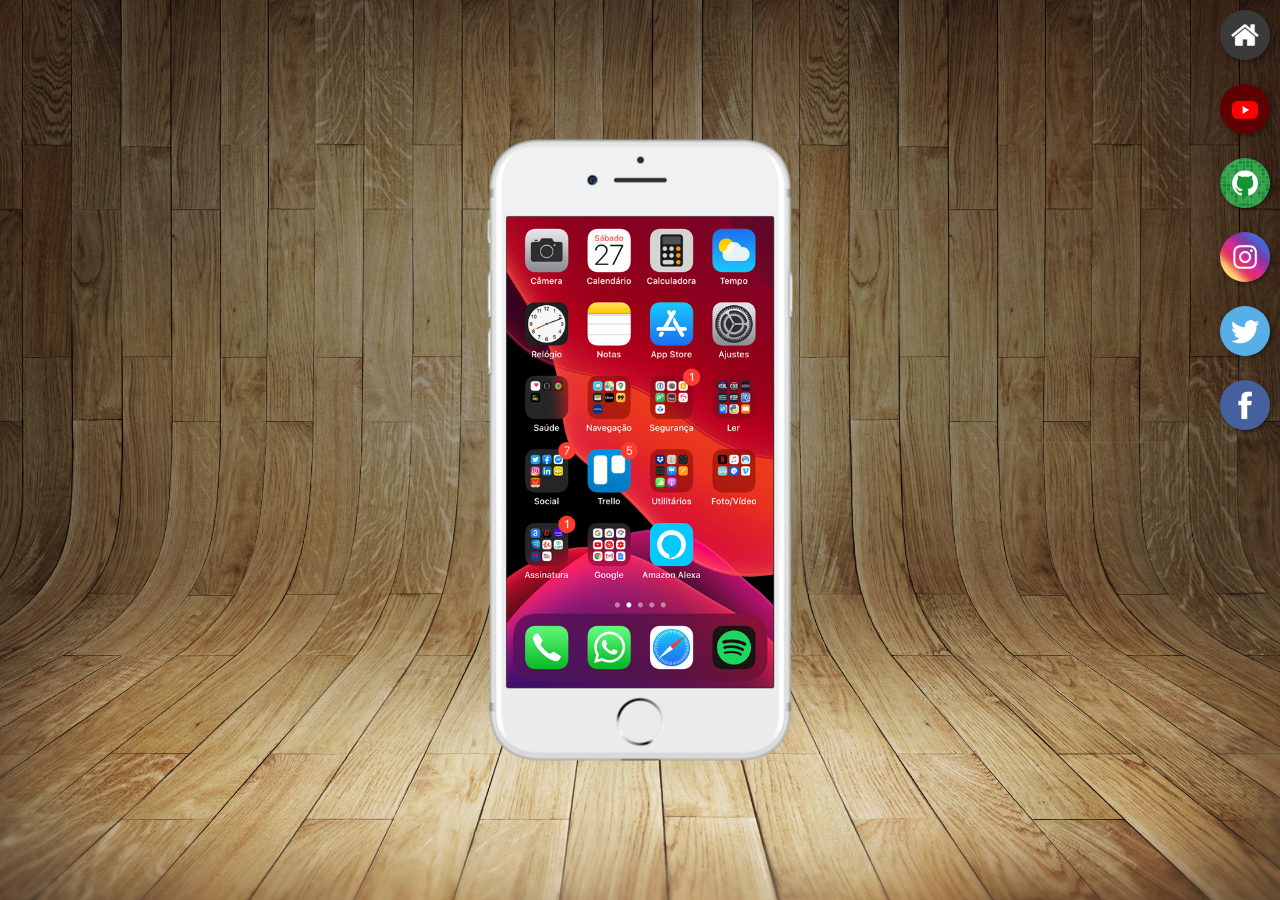
<file: index.html>
<!DOCTYPE html>
<html lang="pt-">
<head>
    <meta charset="UTF-8">
    <meta name="viewport" content="width=device-width, initial-scale=1.0">
    <title>Projeto Redes Sociais</title>
    <link rel="shortcut icon" href="favicon.ico" type="image/x-icon">
    <link rel="stylesheet" href="estilos/style.css">
</head>
<body>
    <main>
        <section id="telefone">
            <iframe src="home.html" name="tela" id="tela" frameborder="0">
                <p>Seu navegador não é compatível com isso.</p>
            </iframe>
        </section> 
 
        <section id="redes-sociais"> 
            <a href="home.html" target="tela"><img src="imagens/logo-home.jpg" alt="Home"></a><br>
            <a href="youtube.html" target="tela"><img src="imagens/logo-youtube.jpg" alt="YouTube"></a><br>
            <a href="github.html" target="tela"><img src="imagens/logo-github.jpg" alt="GitHub"></a><br>
            <a href="instagram.html" target="tela"><img src="imagens/logo-instagram.jpg" alt="instagram"></a><br>
            <a href="twitter.html" target="tela"><img src="imagens/logo-twitter.jpg" alt="twitter"></a><br>
            <a href="facebook.html" target="tela"><img src="imagens/logo-facebook.jpg" alt="facebook"></a>  
        </section>
    </main>
</body>
</html>
</file>
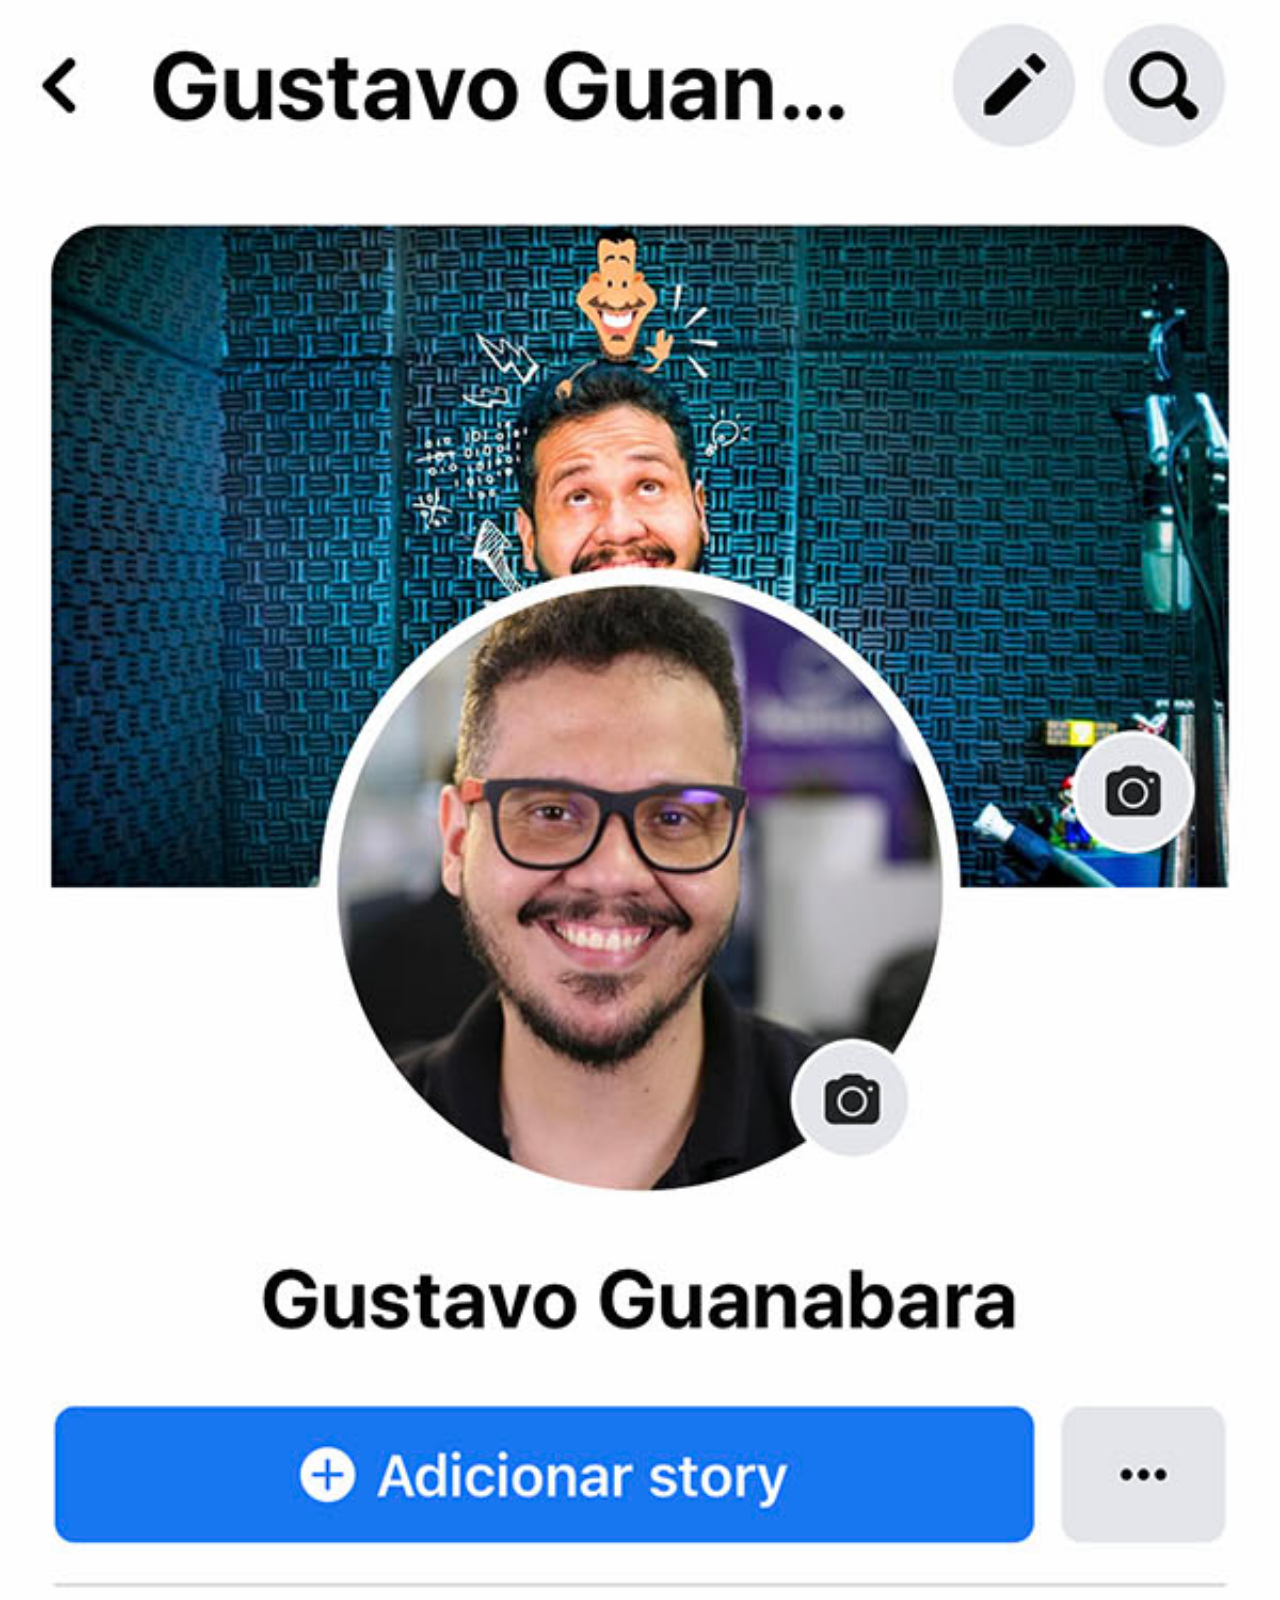
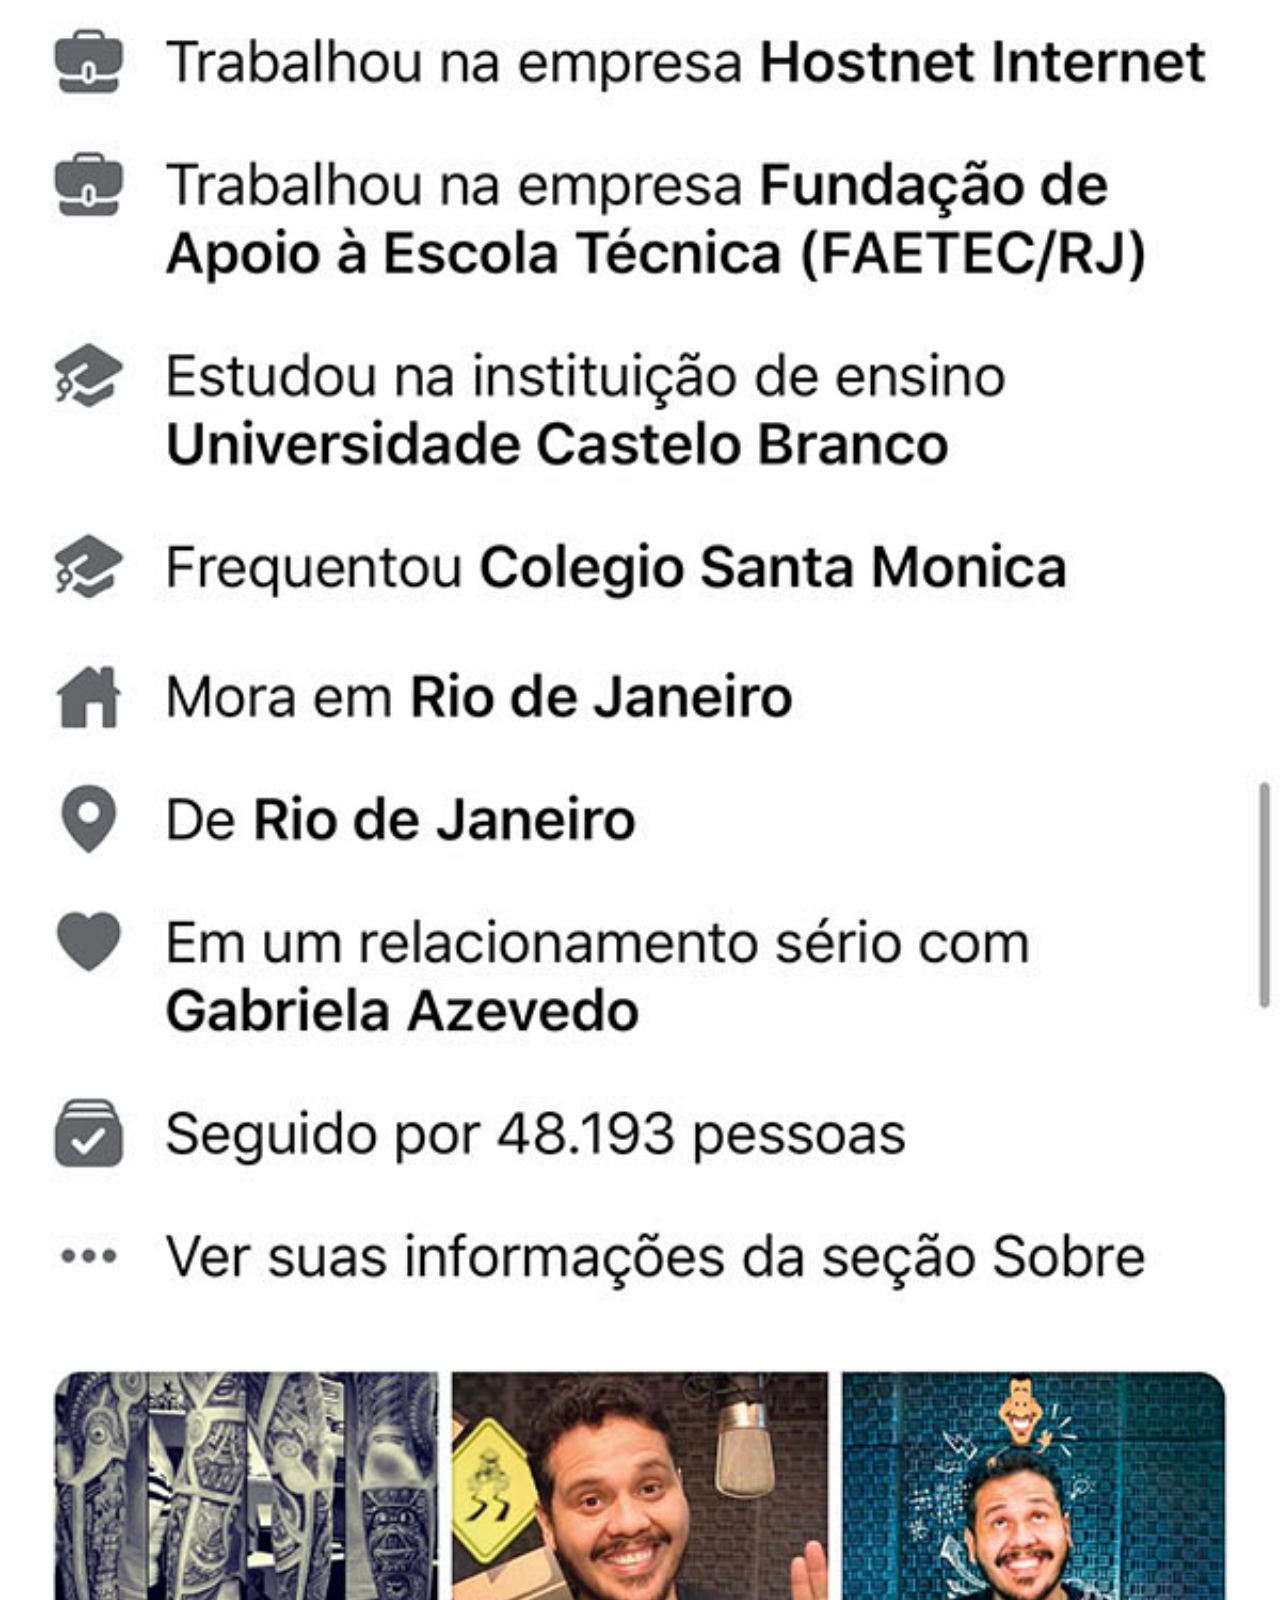
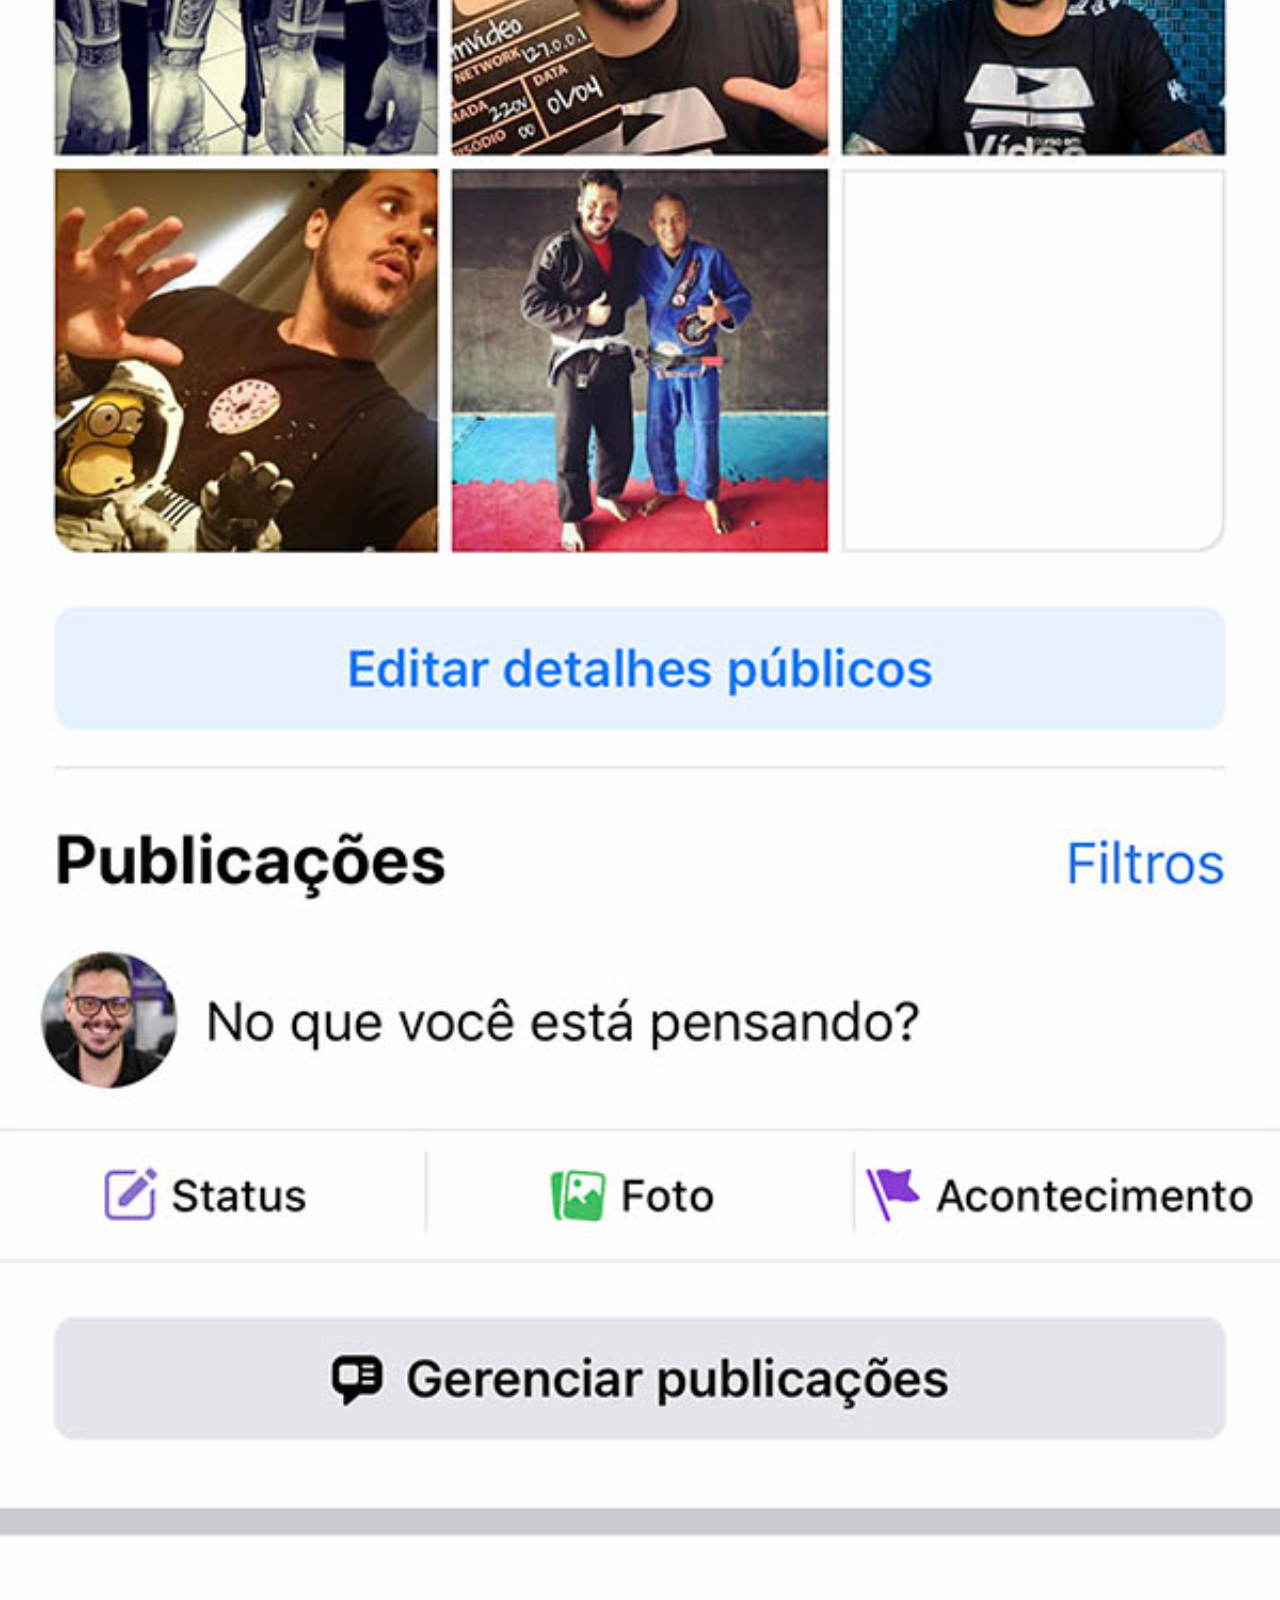
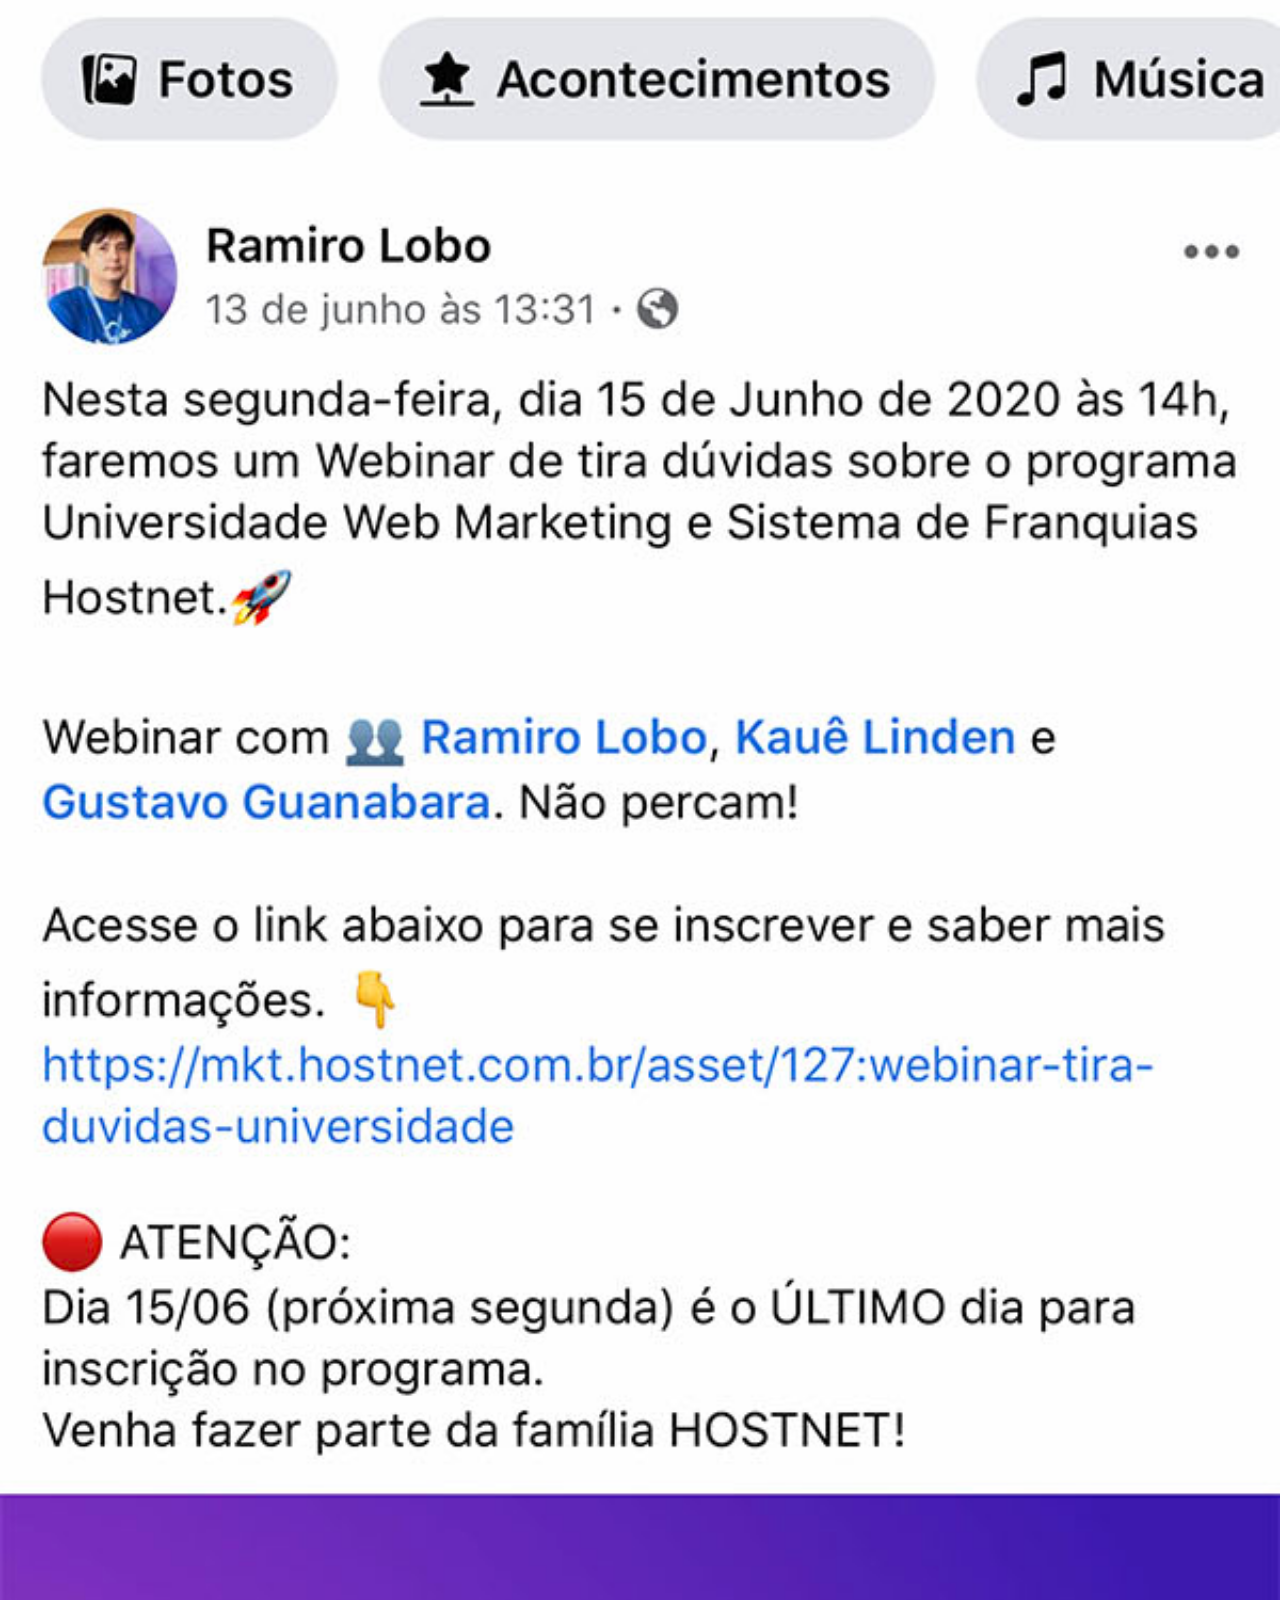
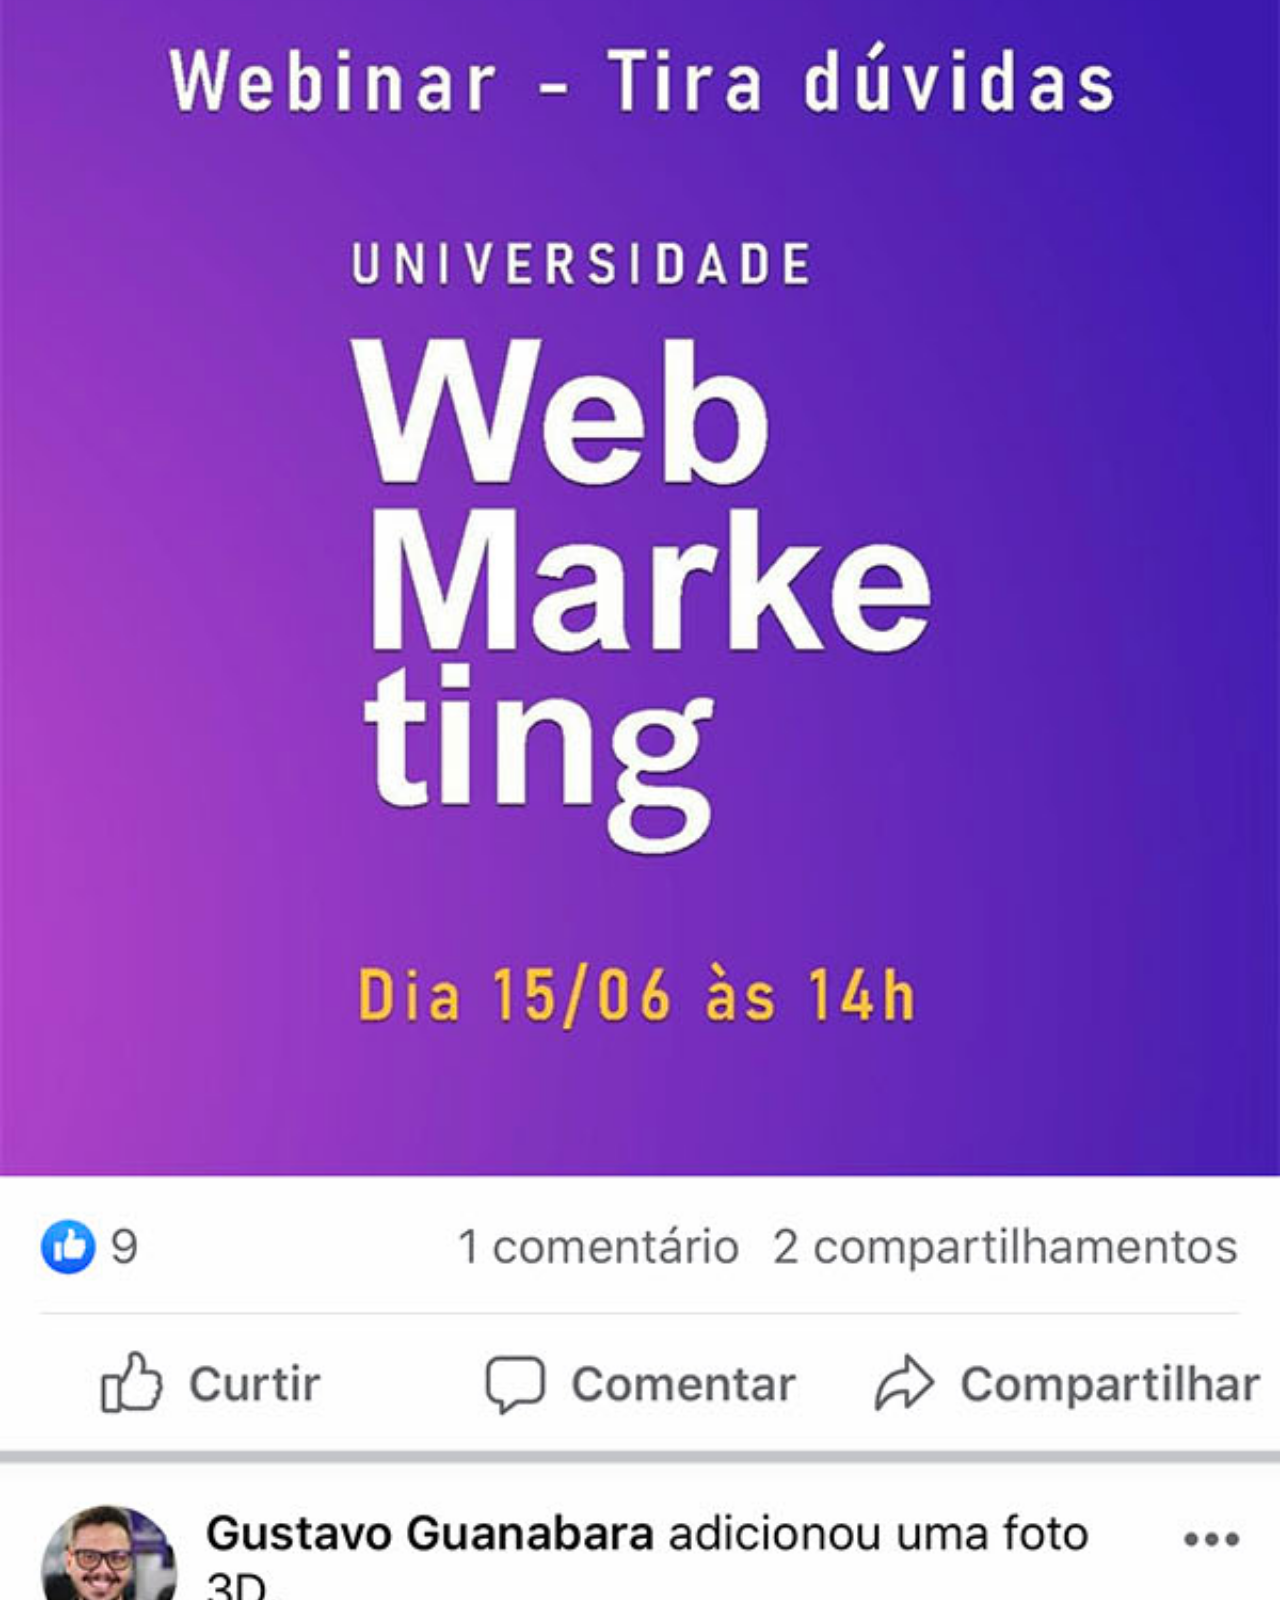
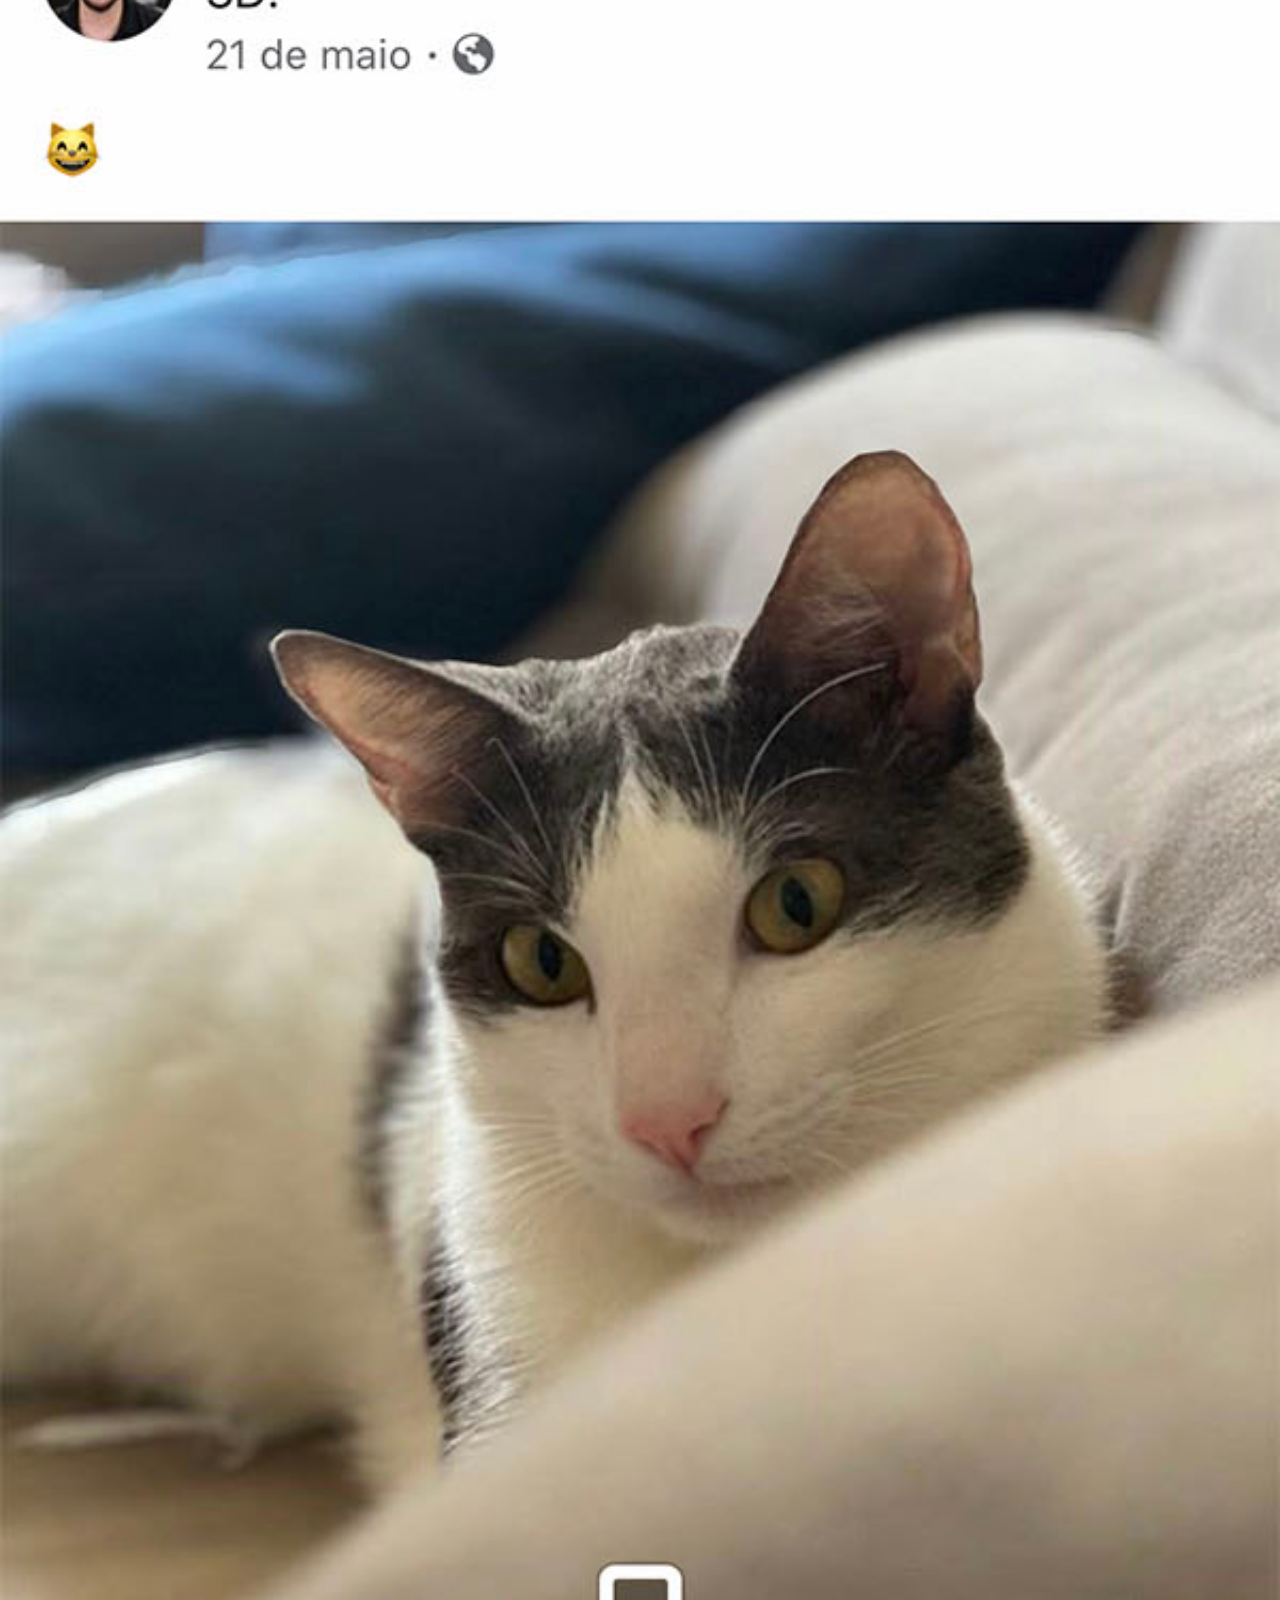
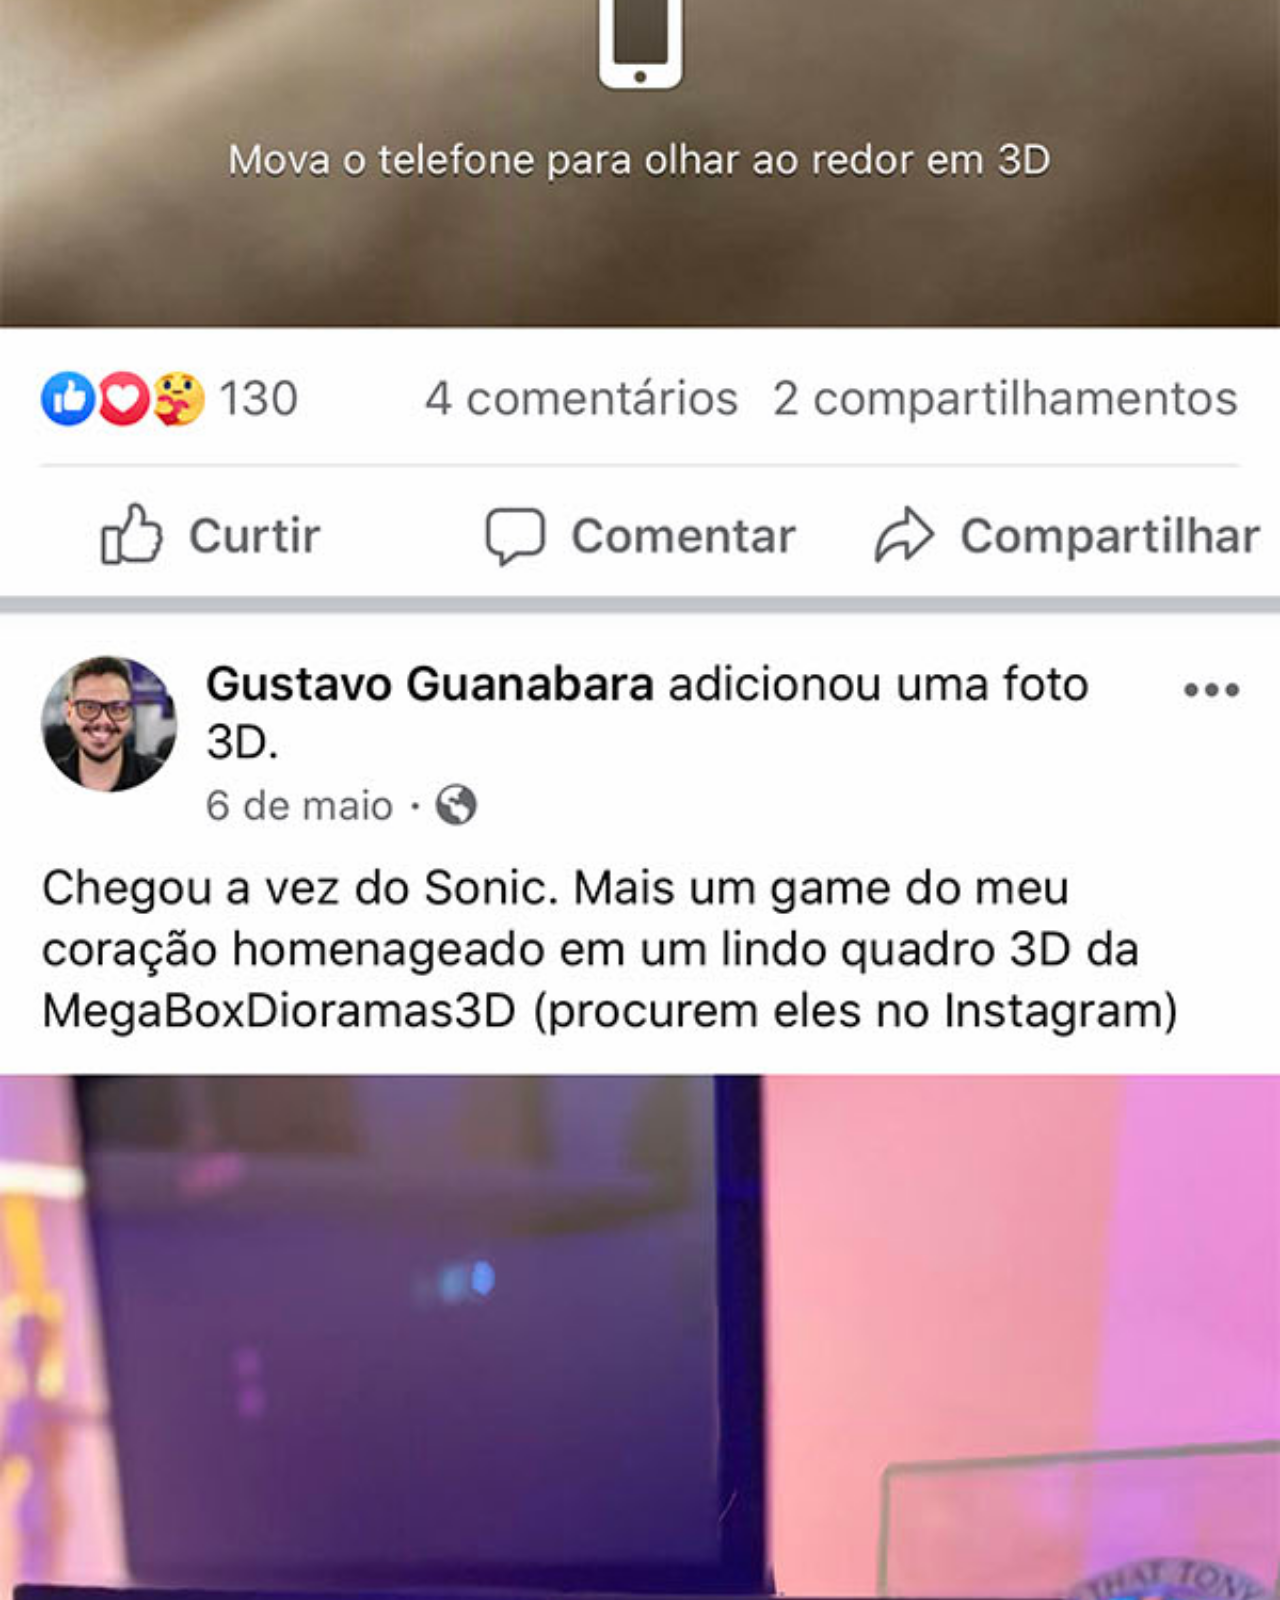
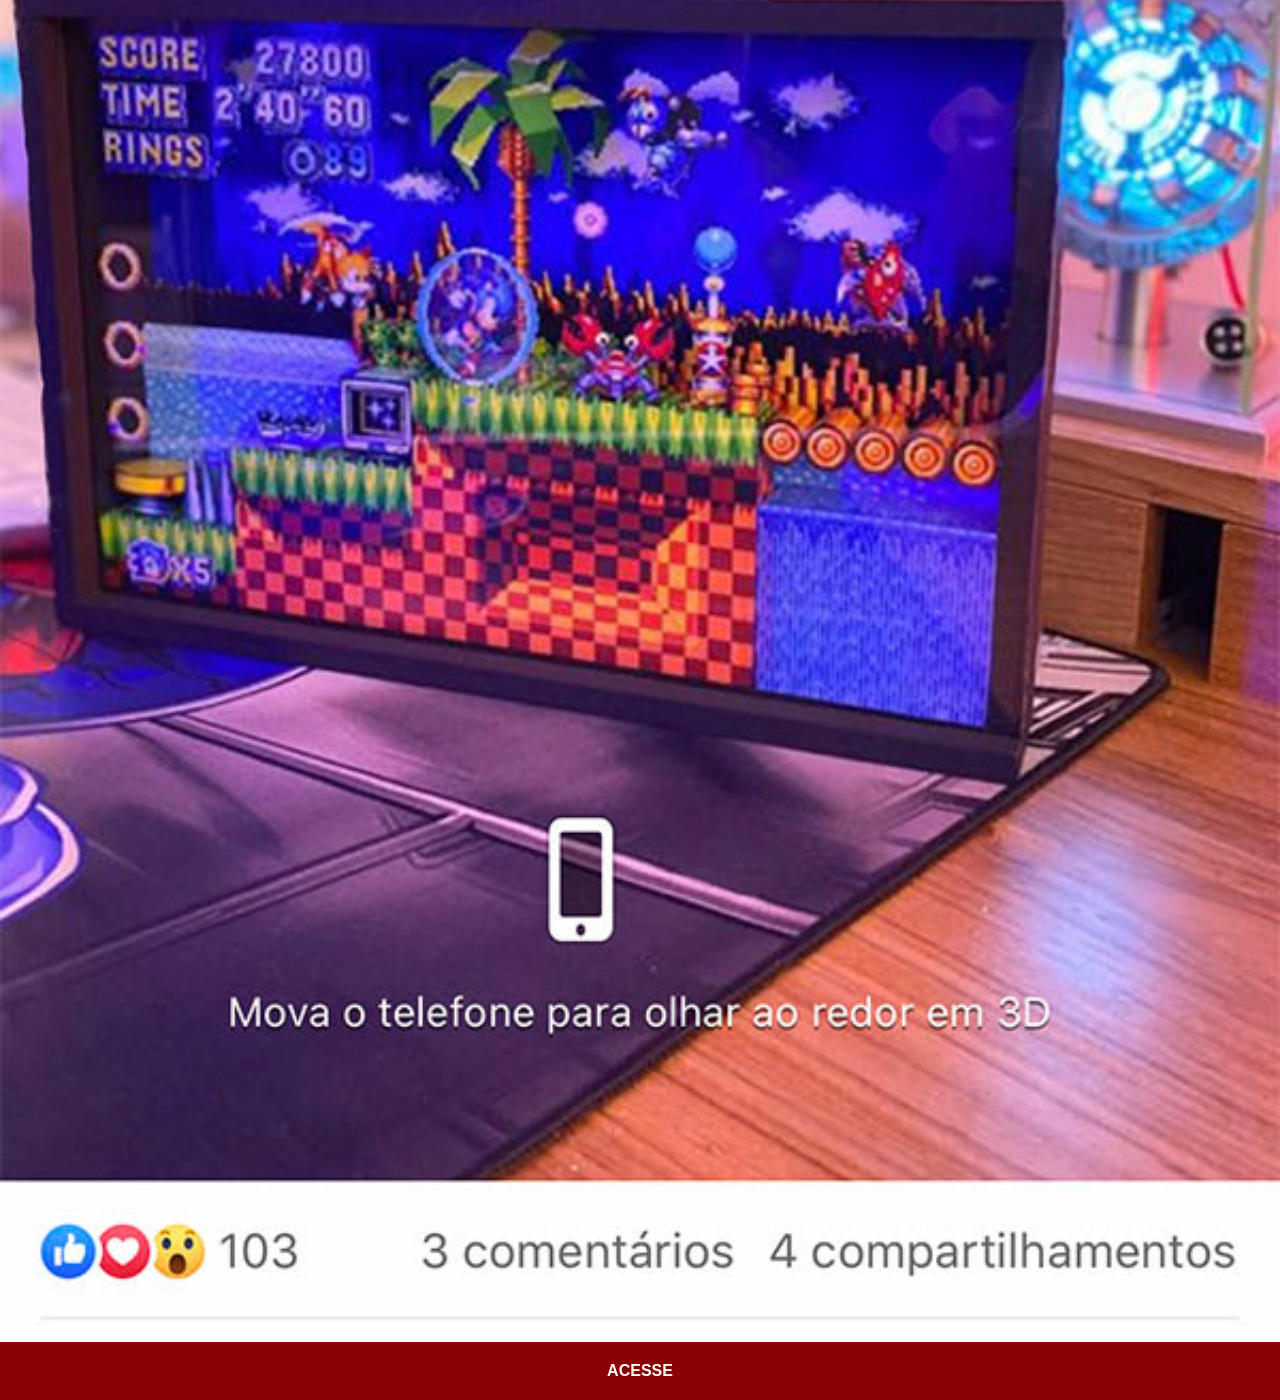
<file: facebook.html>
<!DOCTYPE html>
<html lang="pt-BR">
<head>
    <meta charset="UTF-8">
    <meta name="viewport" content="width=device-width, initial-scale=1.0">
    <title>Facebook</title>
    <link rel="stylesheet" href="estilos/social.css">
</head>
<body>
    <img src="imagens/tela-facebook.jpg" alt="Facebook">
    <a href="https://www.facebook.com/gustavoguanabara" target="_blank">ACESSE</a>
</body>
</html>
</file>
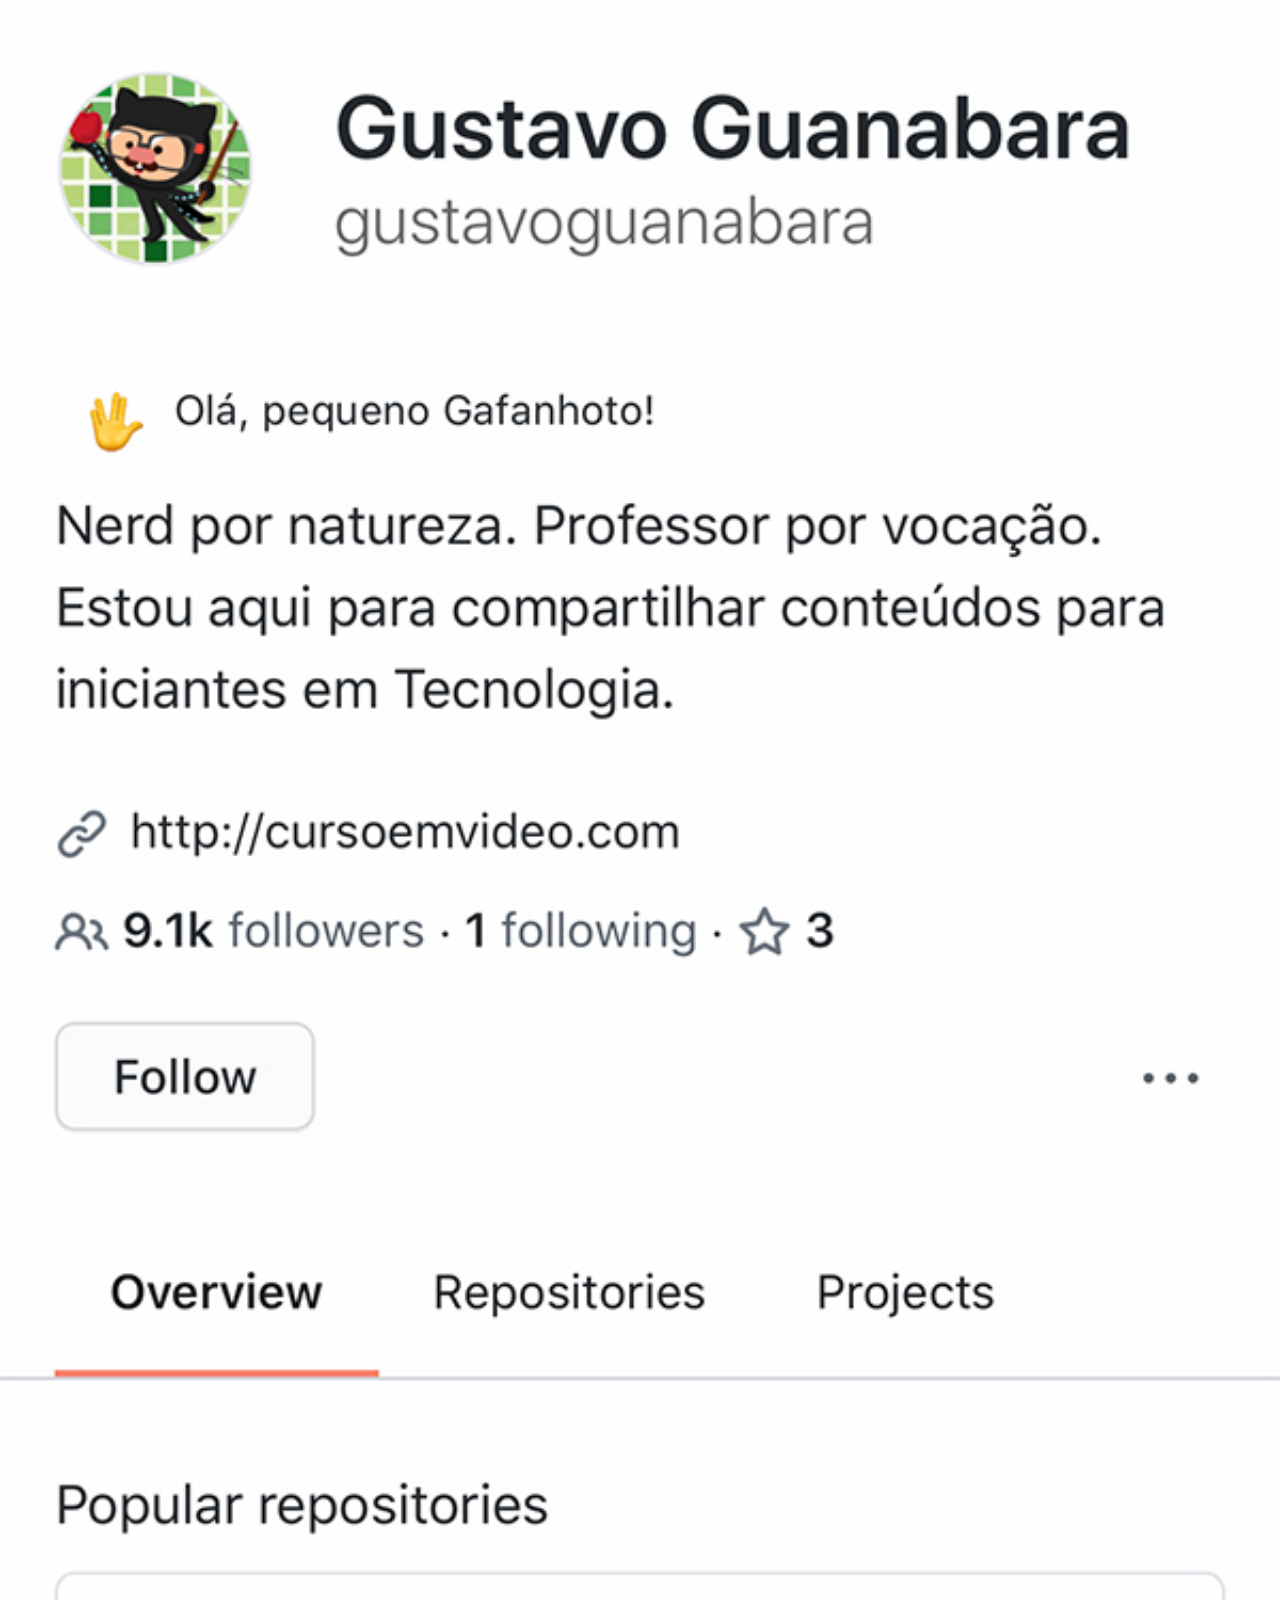
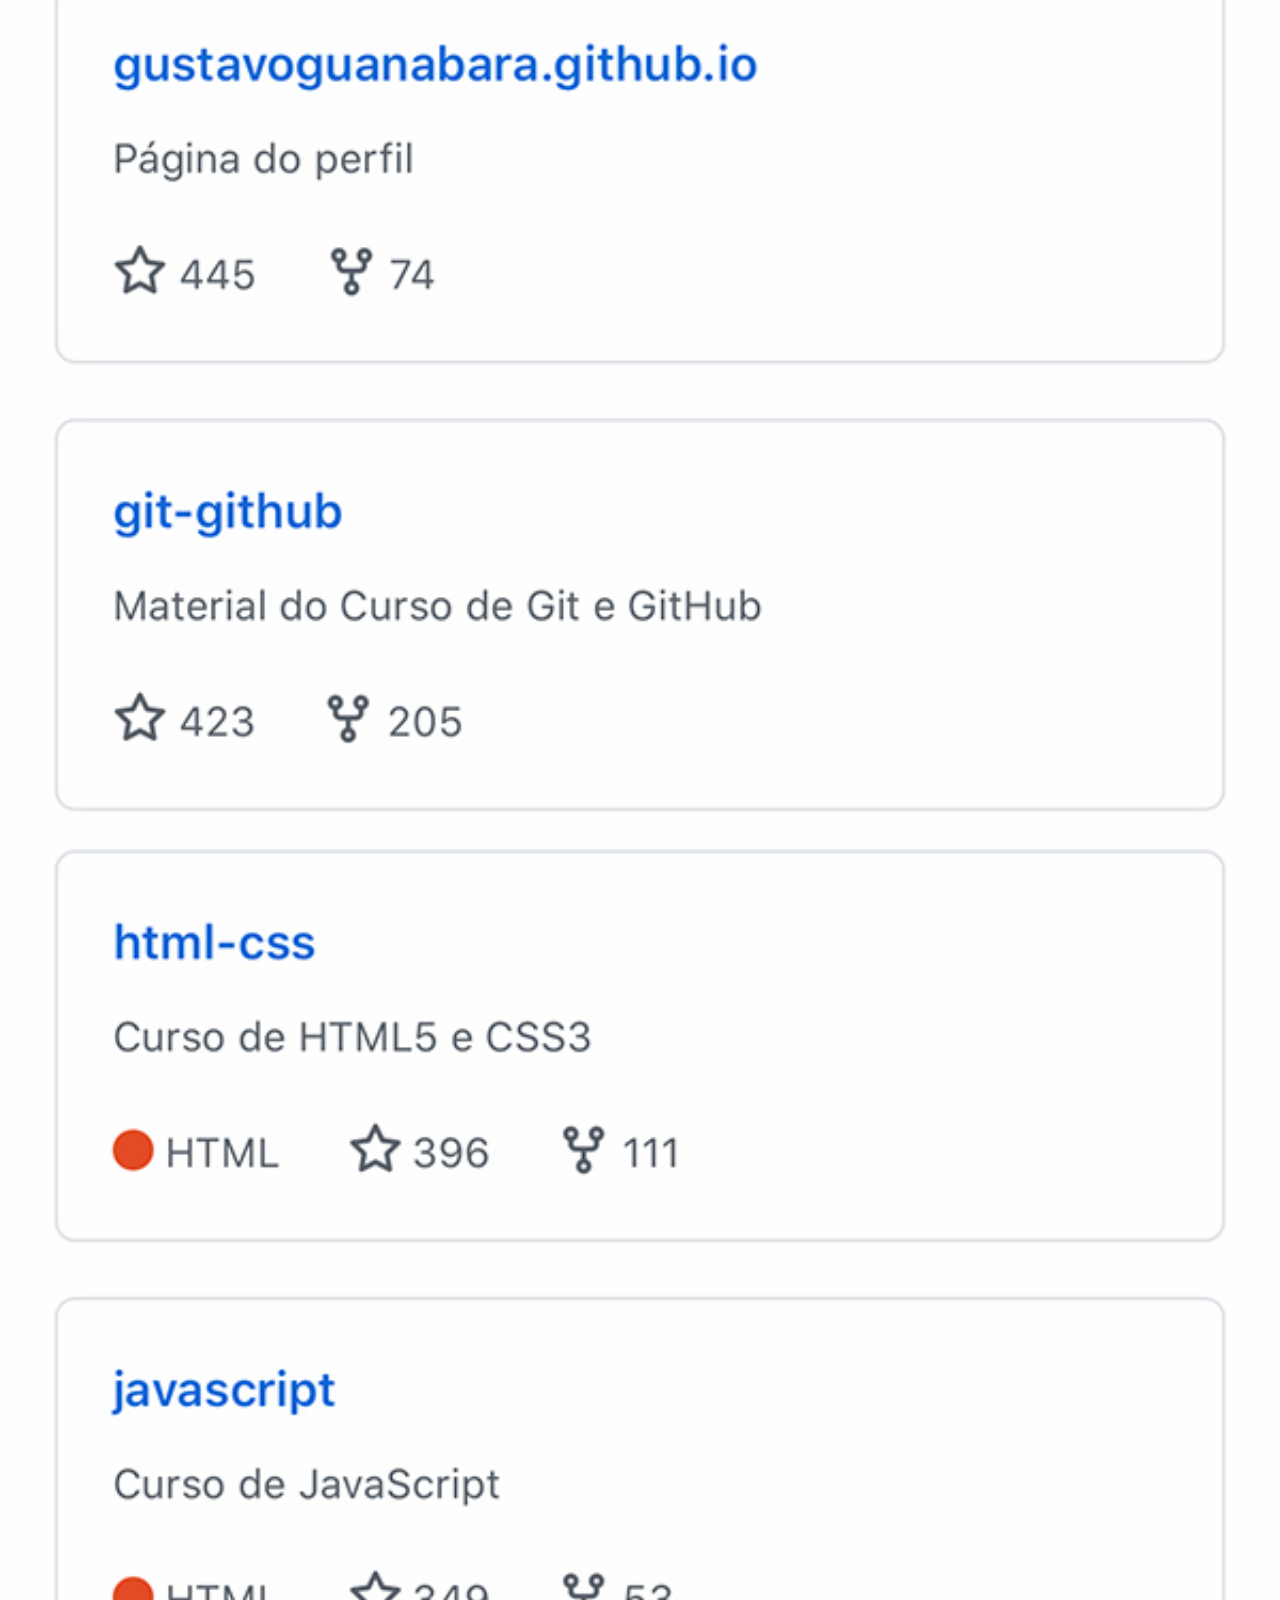
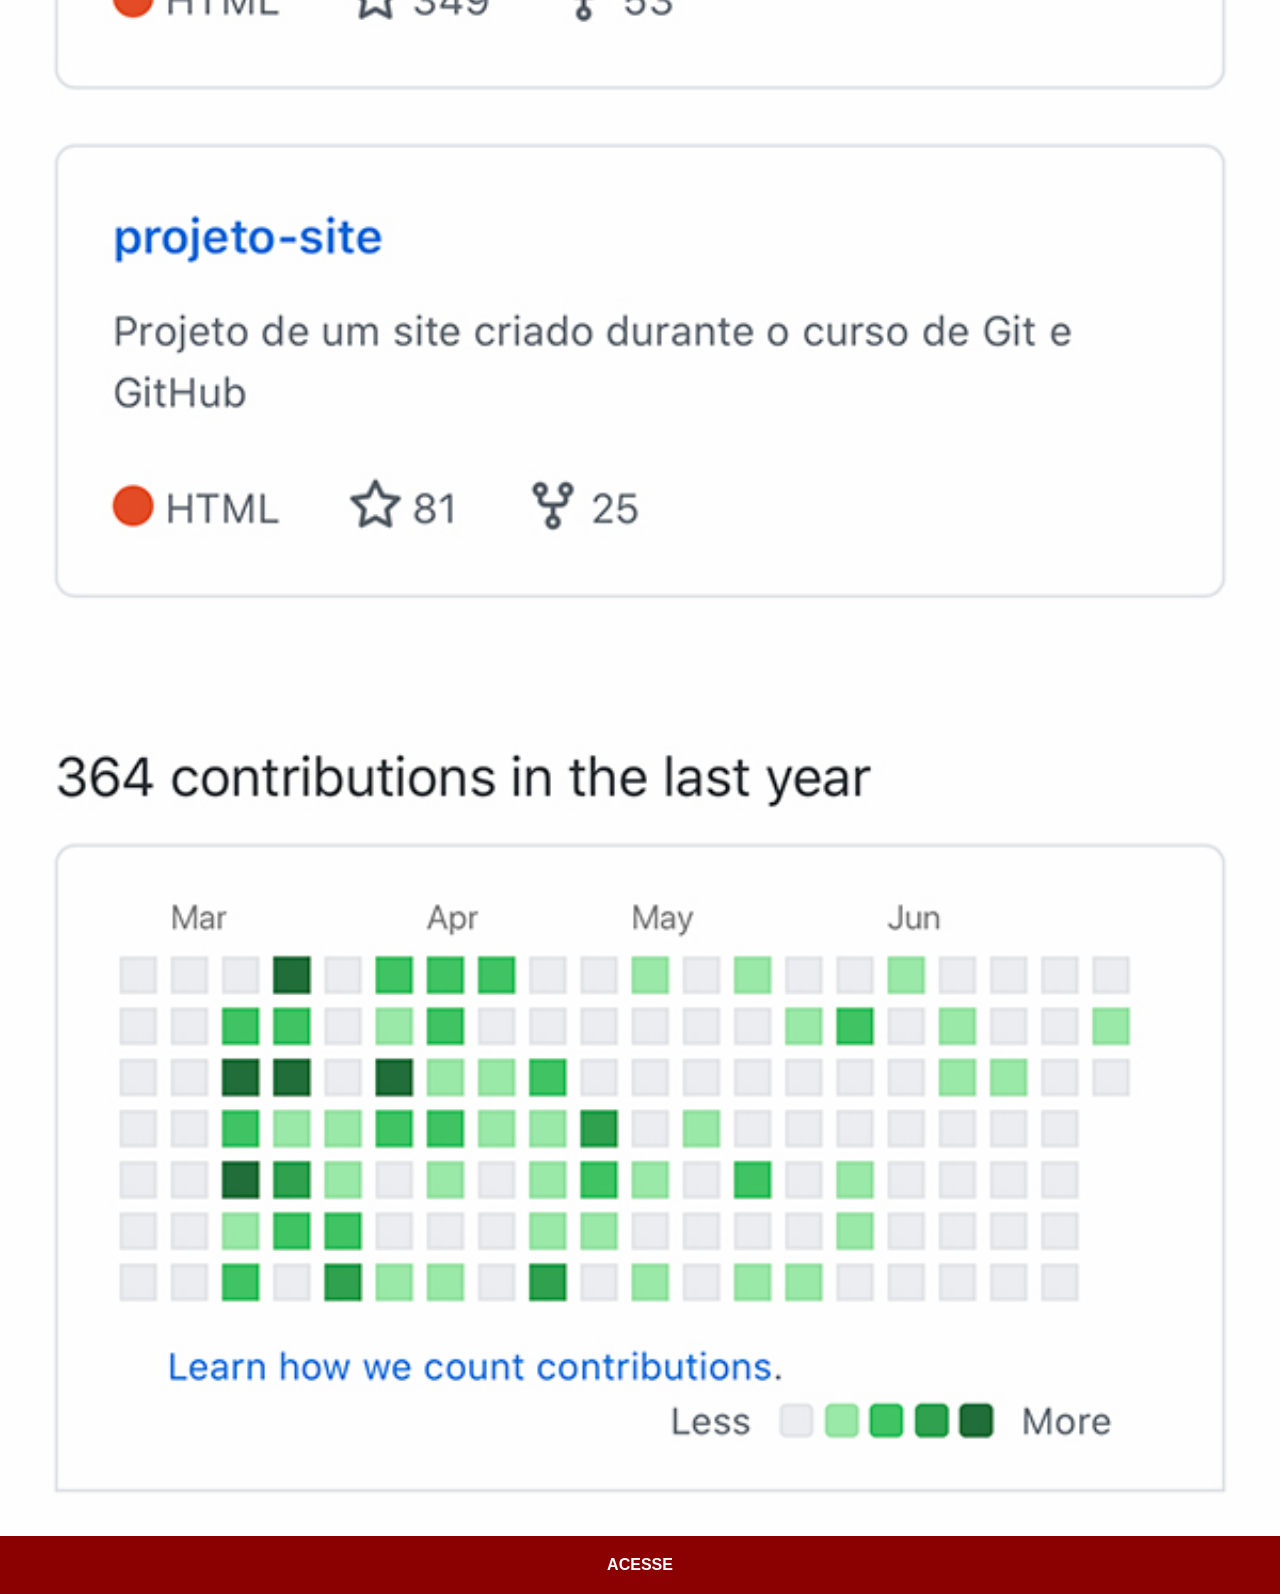
<file: github.html>
<!DOCTYPE html>
<html lang="pt-BR">
<head>
    <meta charset="UTF-8">
    <meta name="viewport" content="width=device-width, initial-scale=1.0">
    <title>GitHub</title>
    <link rel="stylesheet" href="estilos/social.css">
</head>
<body>
    <img src="imagens/tela-github.jpg" alt="GitHub">
    <a href="https://github.com/Fernando-Dorneles/projeto-social" target="_blank">ACESSE</a>
</body>
</html>
</file>
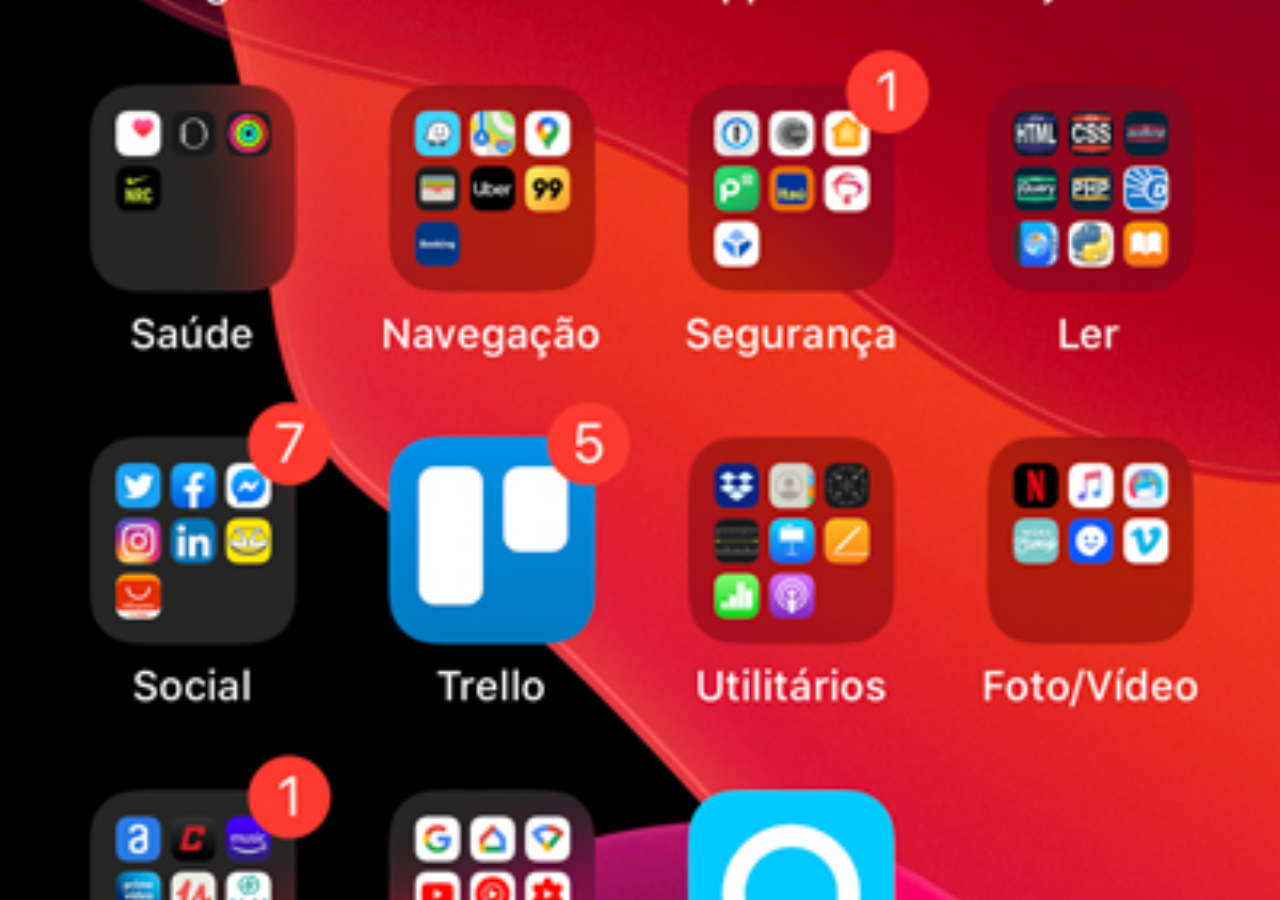
<file: home.html>
<!DOCTYPE html>
<html lang="pt-BR">
<head>
    <meta charset="UTF-8">
    <meta name="viewport" content="width=device-width, initial-scale=1.0">
    <title>Home</title>
</head>
<style>
    * {
        margin: 0;
        padding: 0;
        
    }

    body {
        width: 100vw;
        height: 100vh;
        background: black url('imagens/tela-home.jpg') no-repeat center ;
        background-size: cover;
    }
</style>
<body>
    
</body>
</html>
</file>
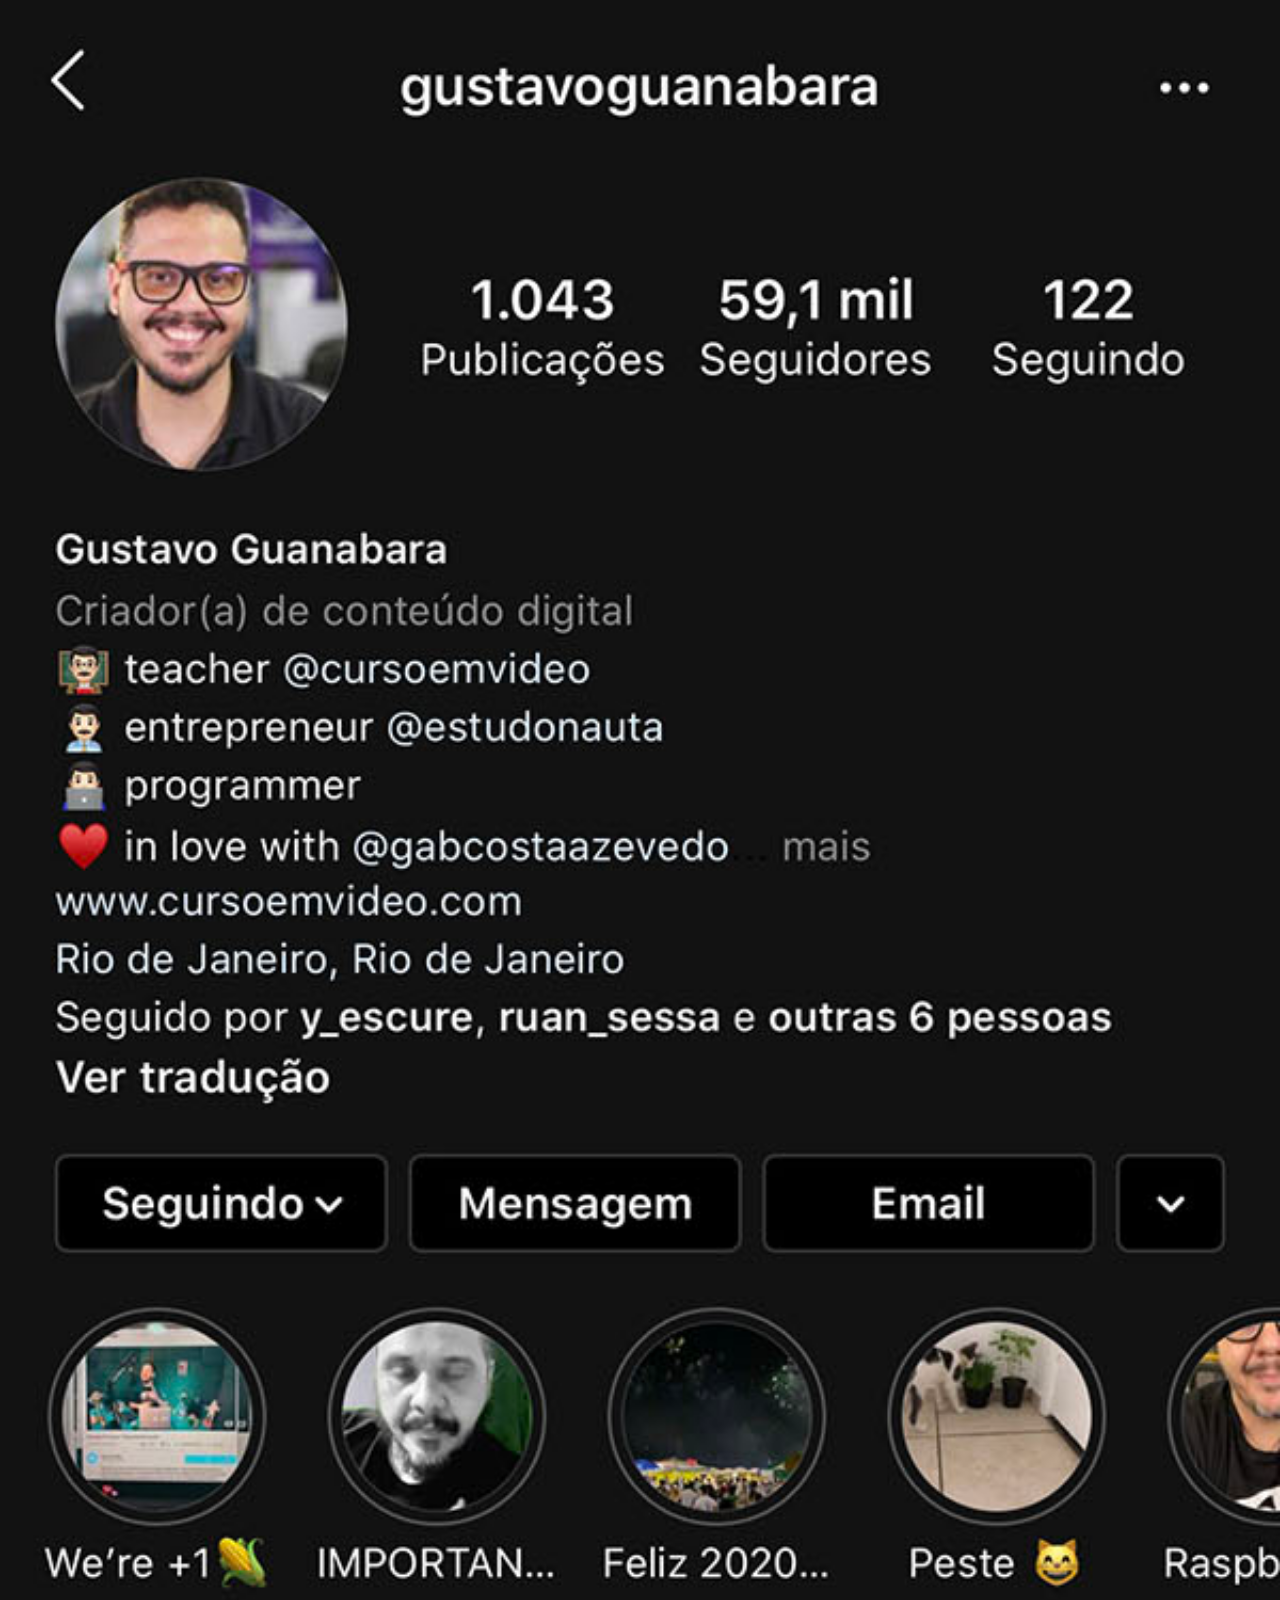
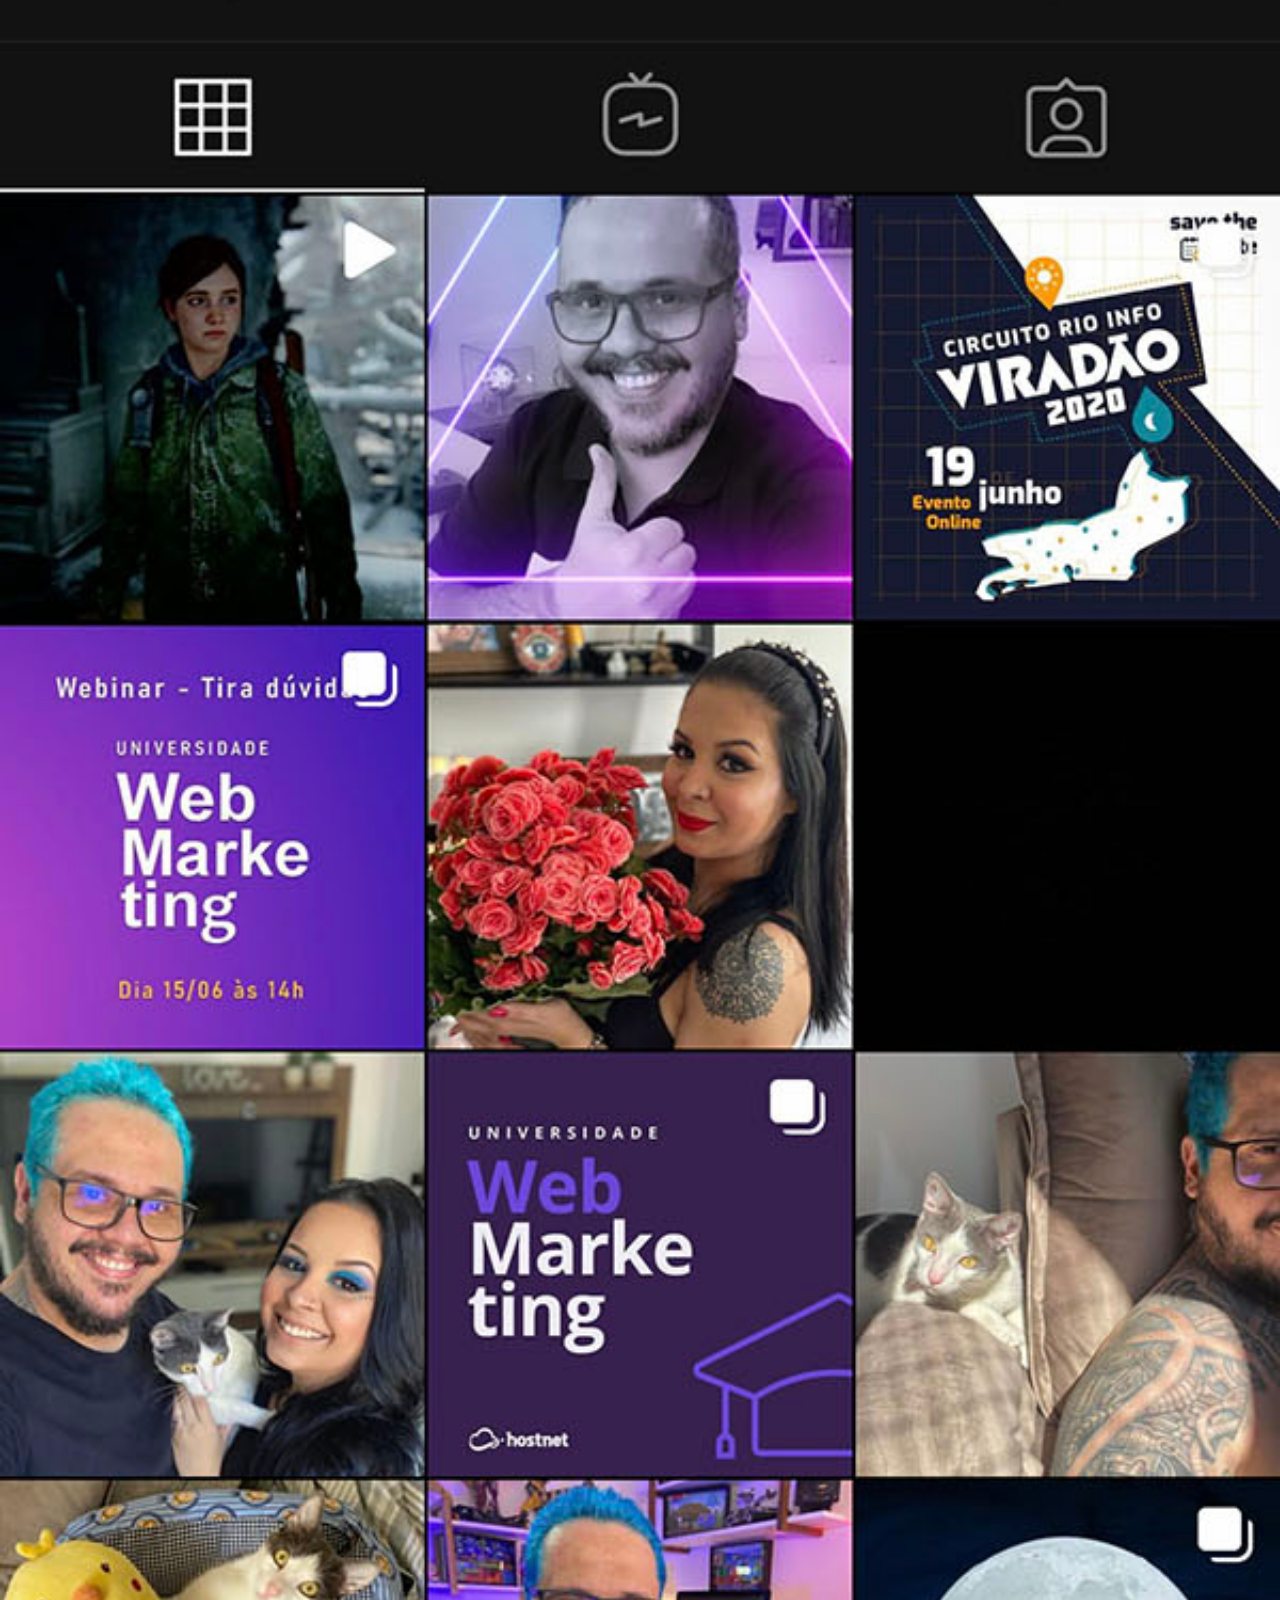
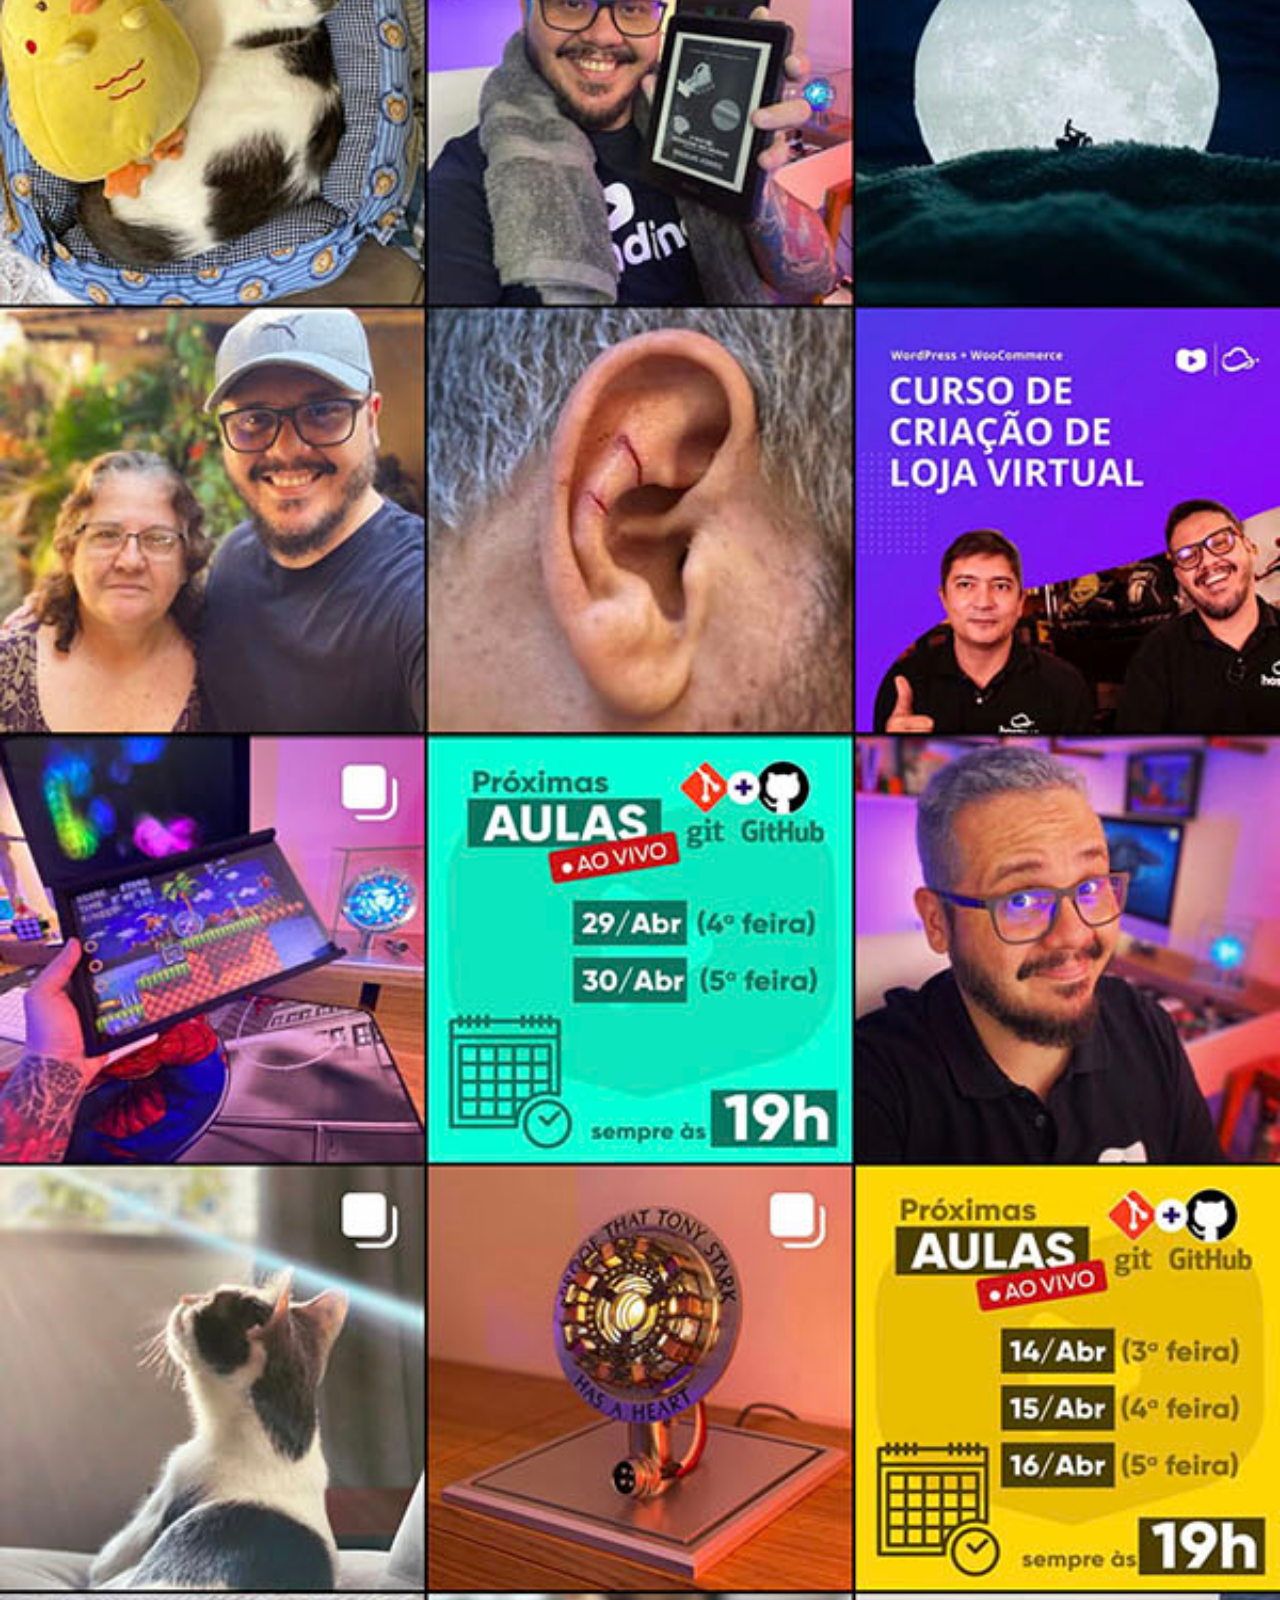
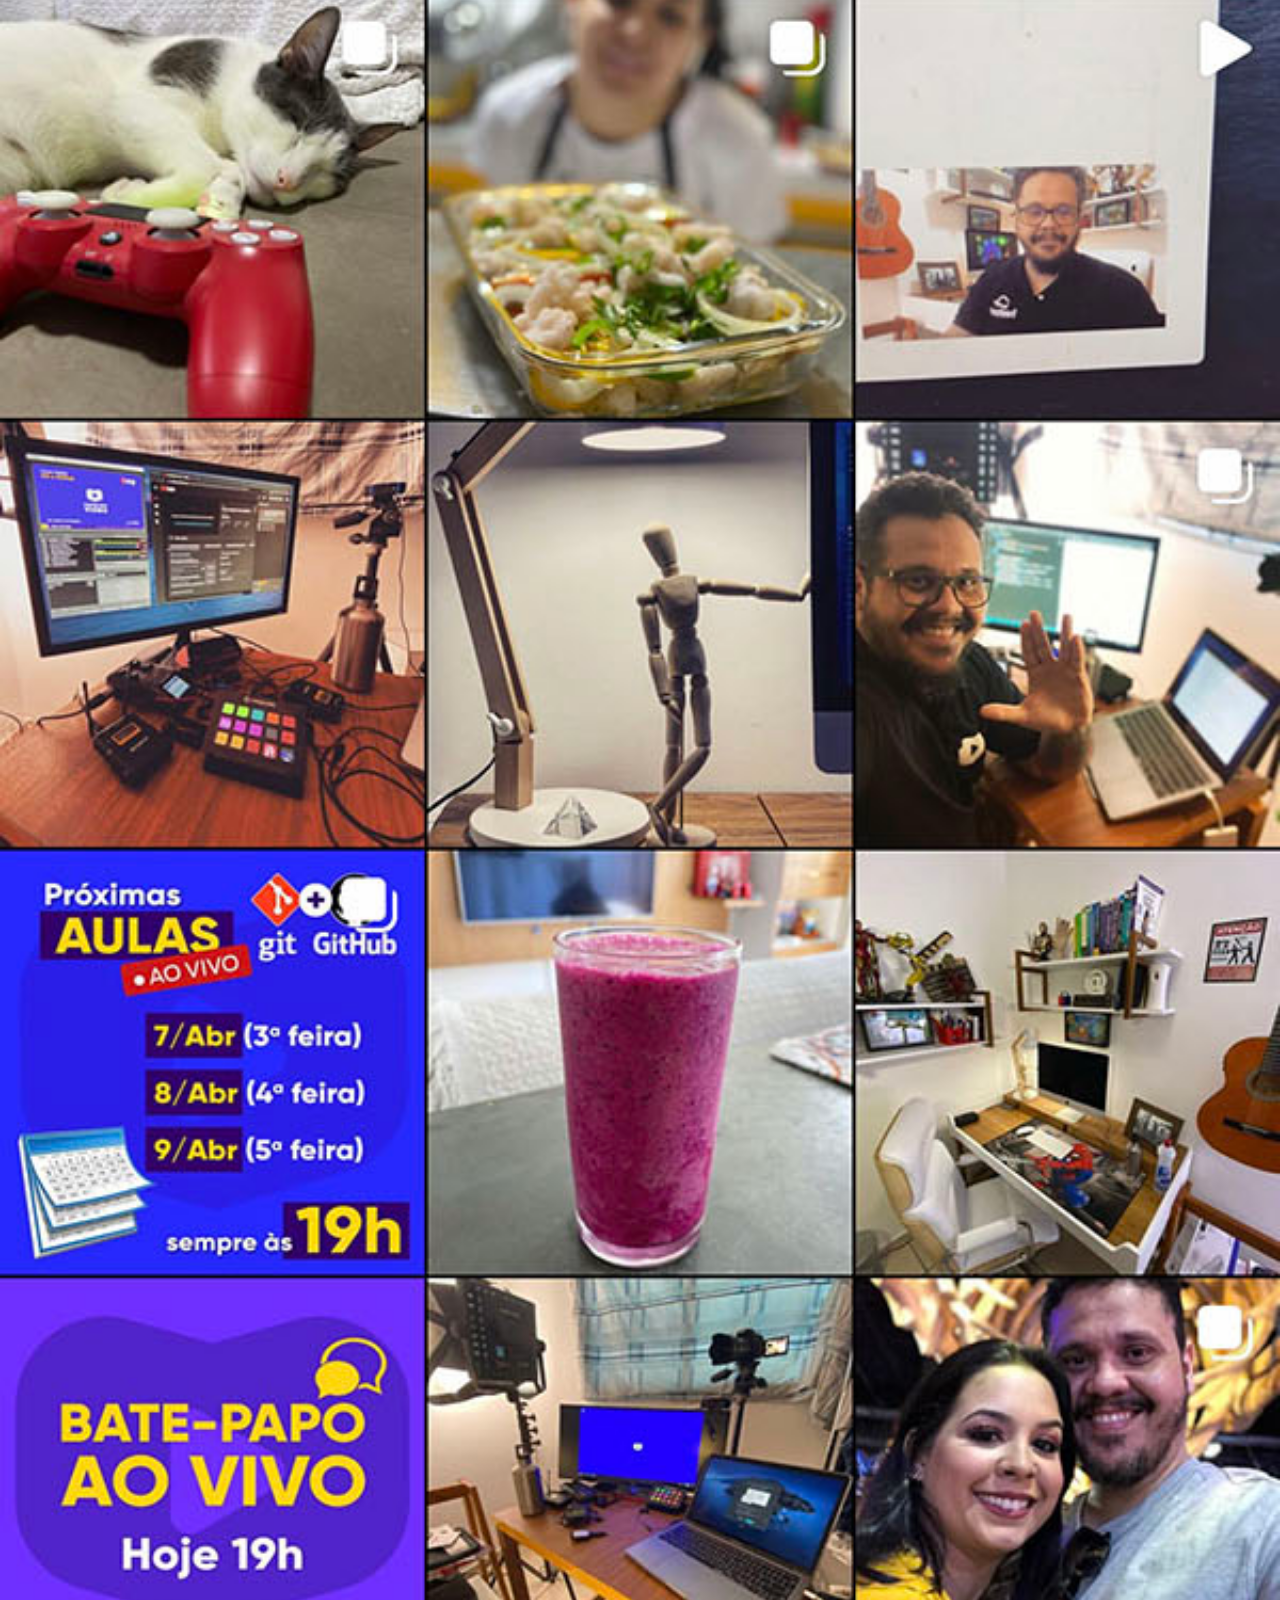
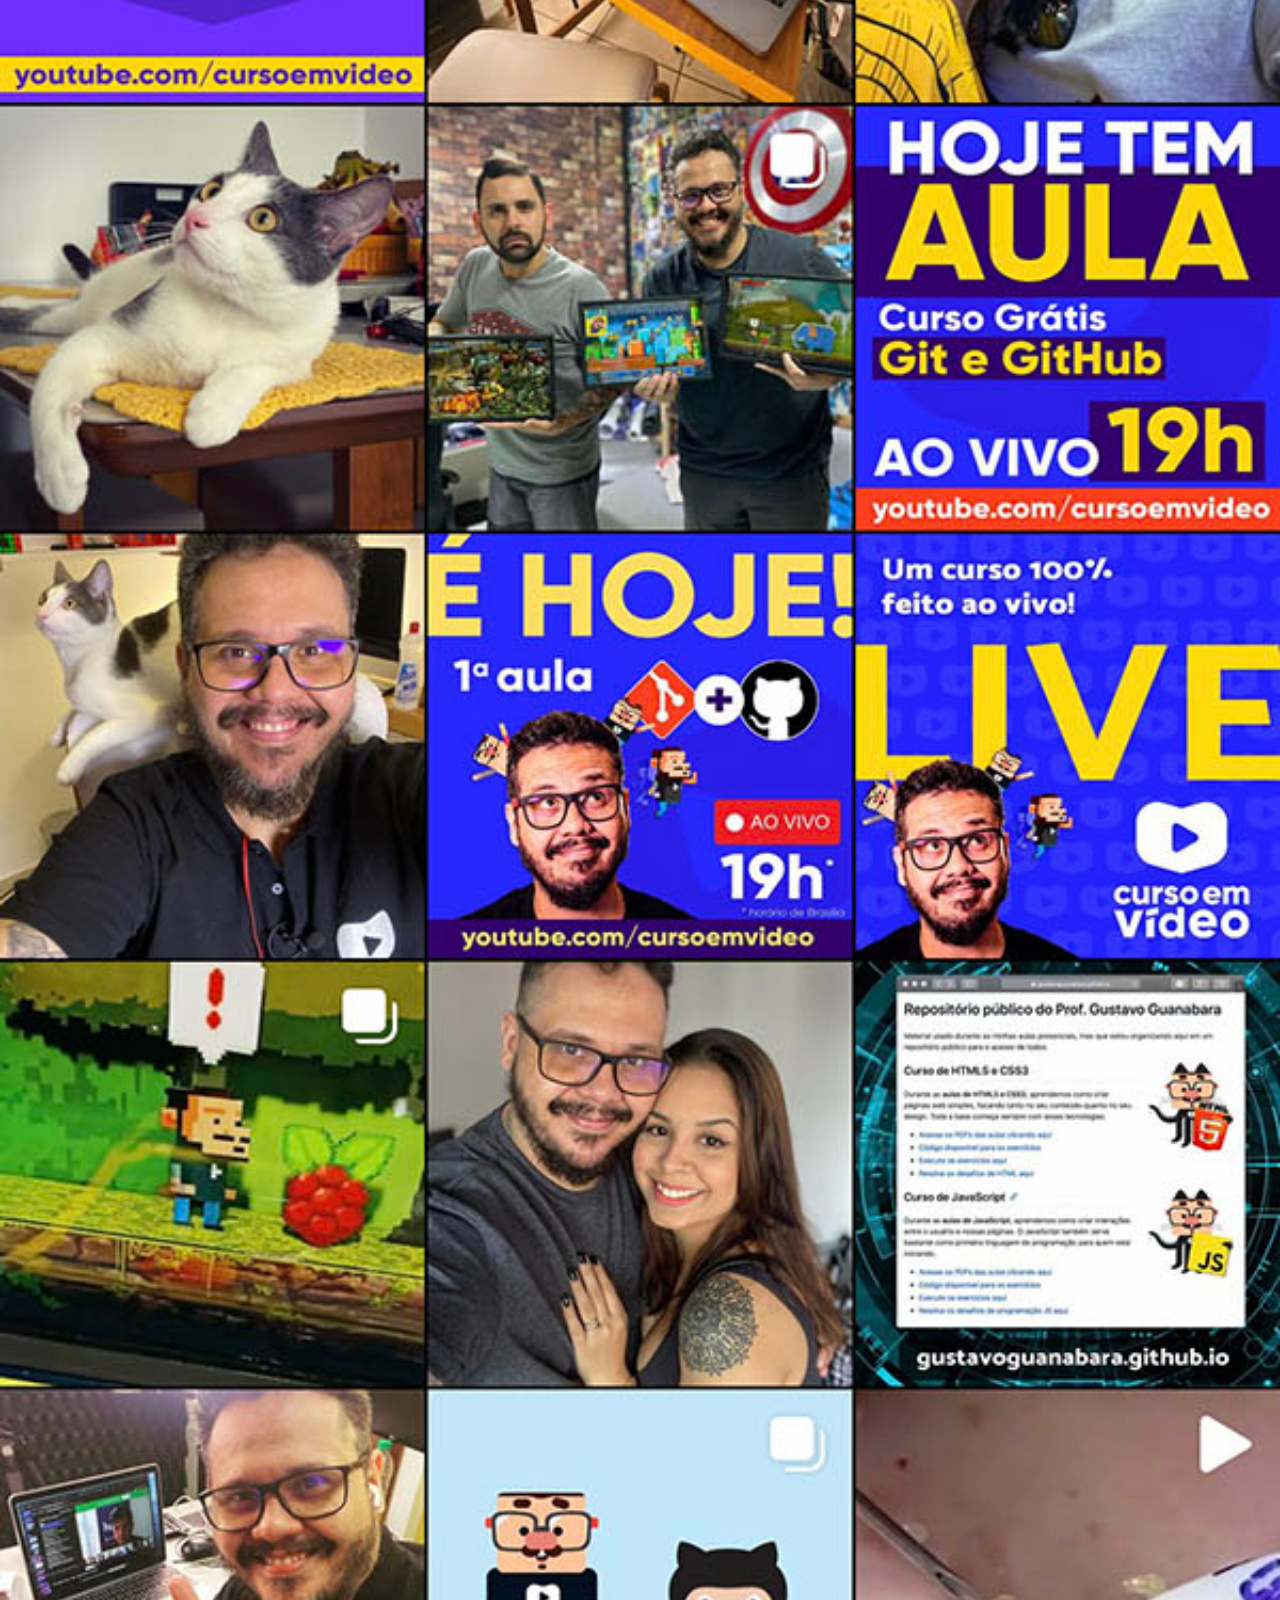
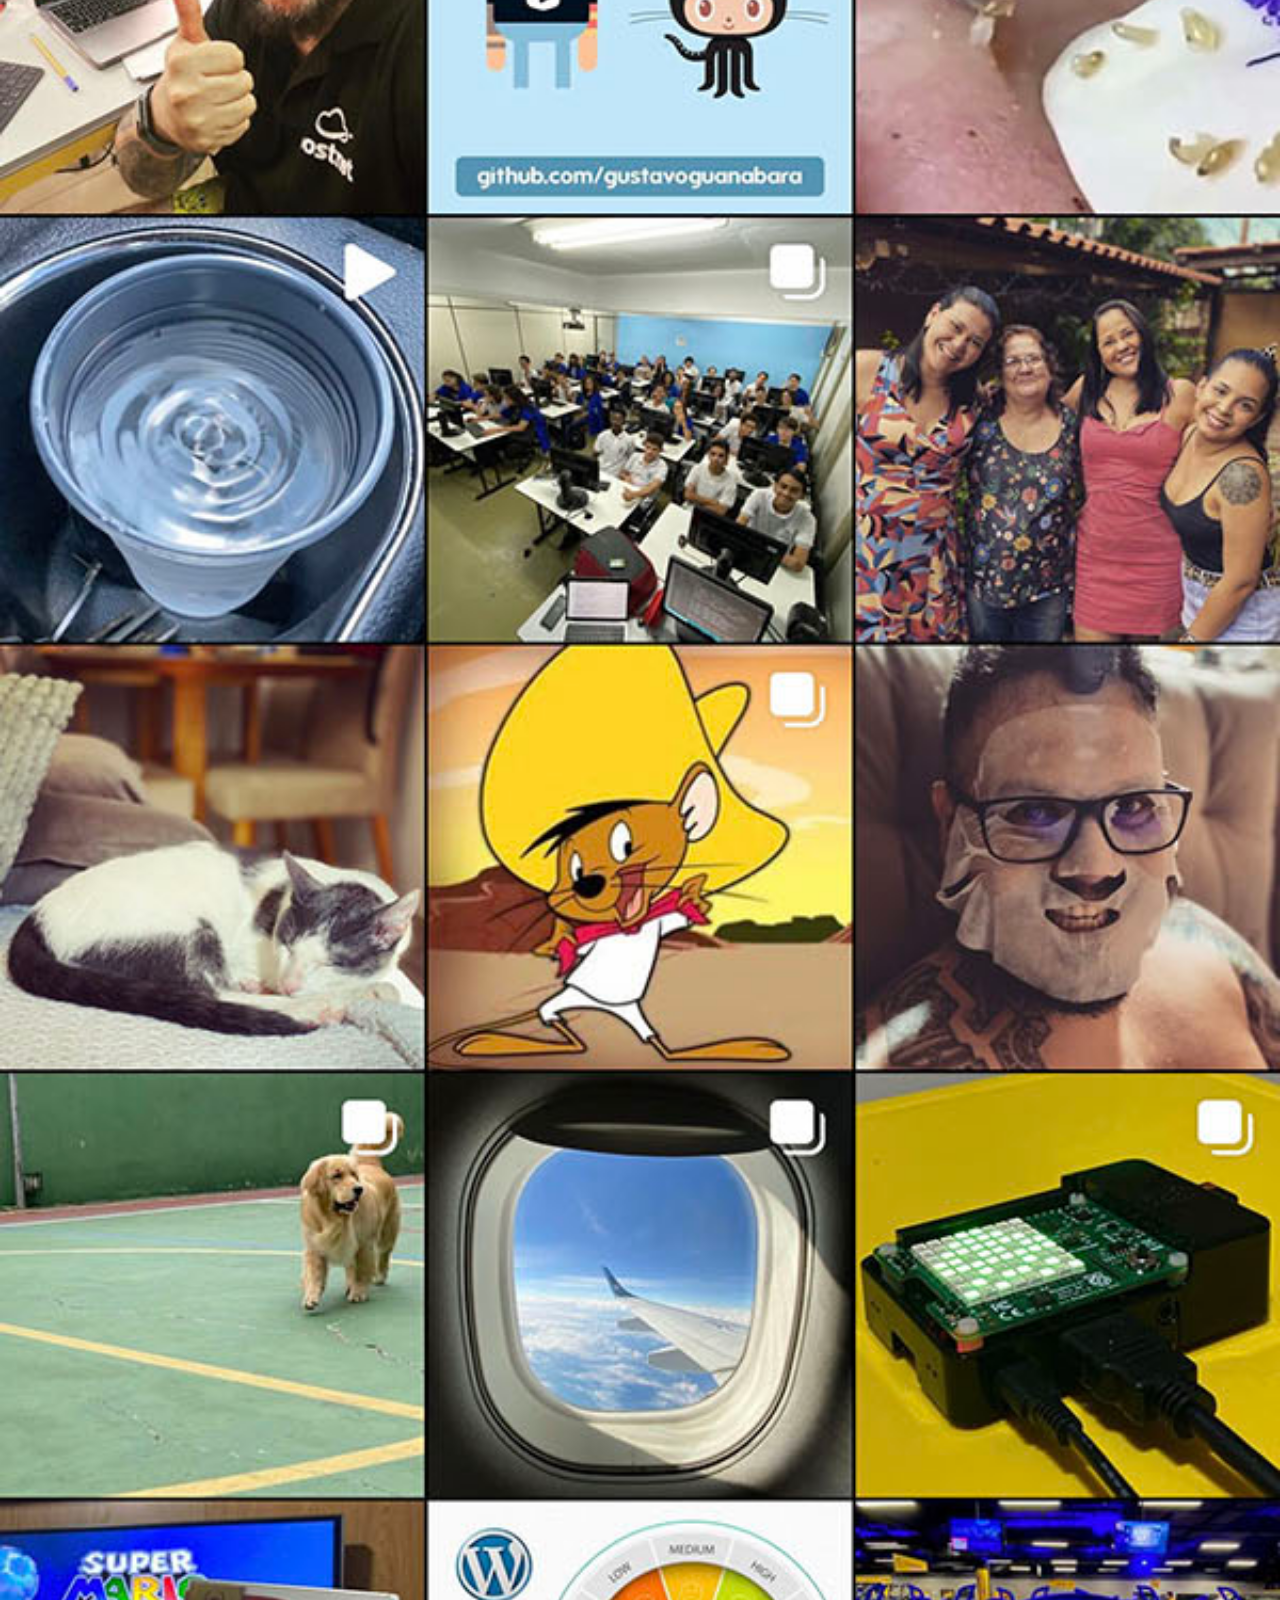
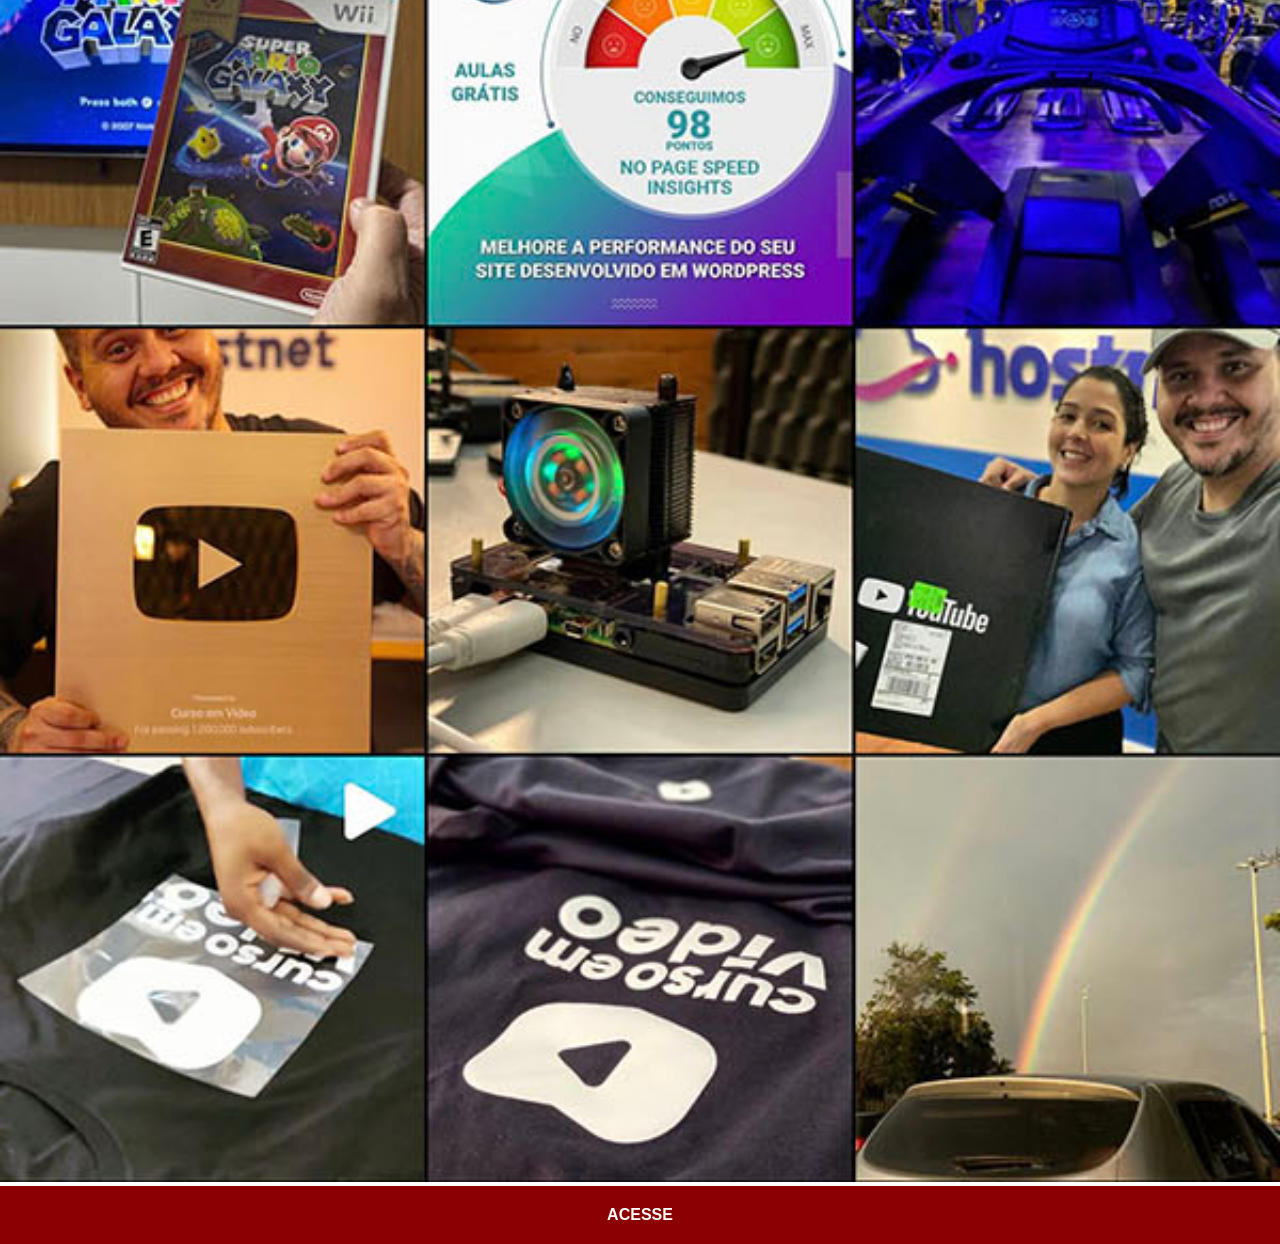
<file: instagram.html>
<!DOCTYPE html>
<html lang="PT-BR">
<head>
    <meta charset="UTF-8">
    <meta name="viewport" content="width=device-width, initial-scale=1.0">
    <title>Instagram</title>
    <link rel="stylesheet" href="estilos/social.css">
</head>
<body>
    <img src="imagens/tela-instagram.jpg" alt="Instagram">
    <a href="https://www.instagram.com/gustavoguanabara/" target="_blank">ACESSE</a>
</body>
</html>
</file>
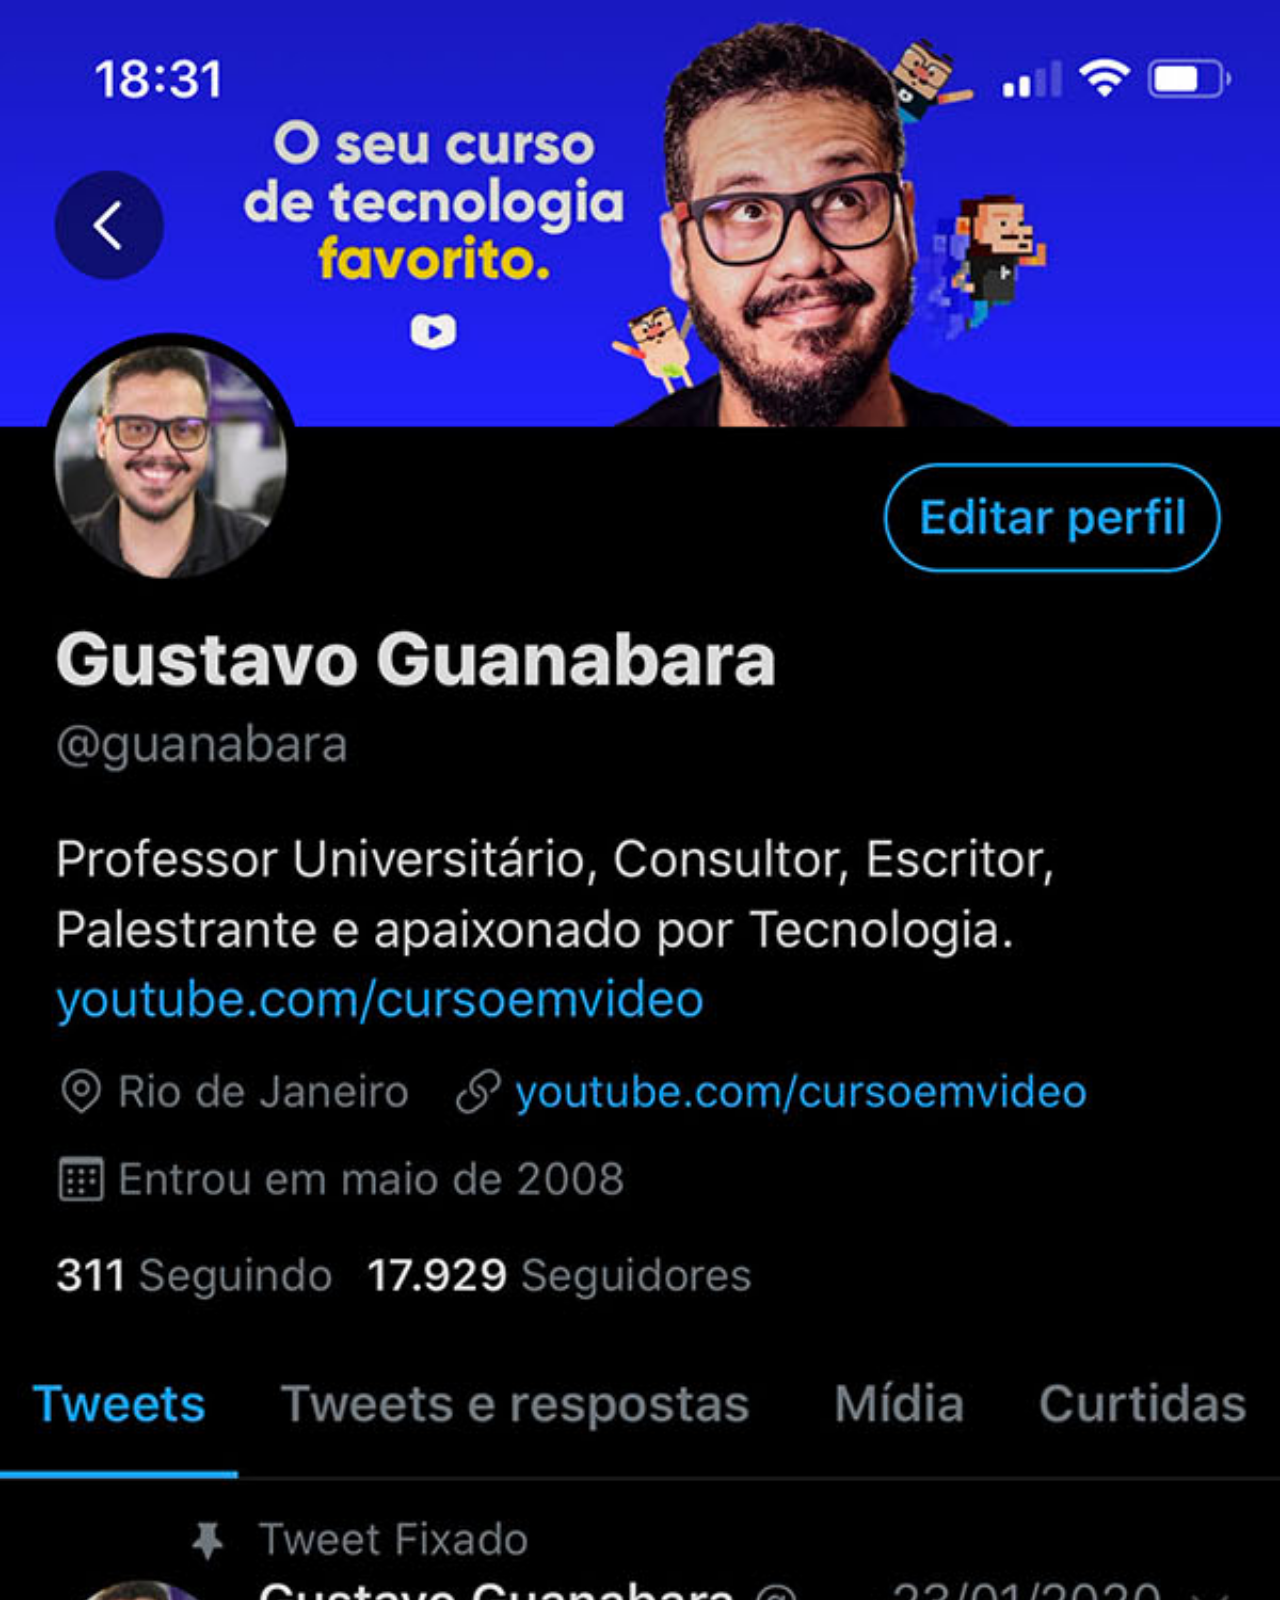
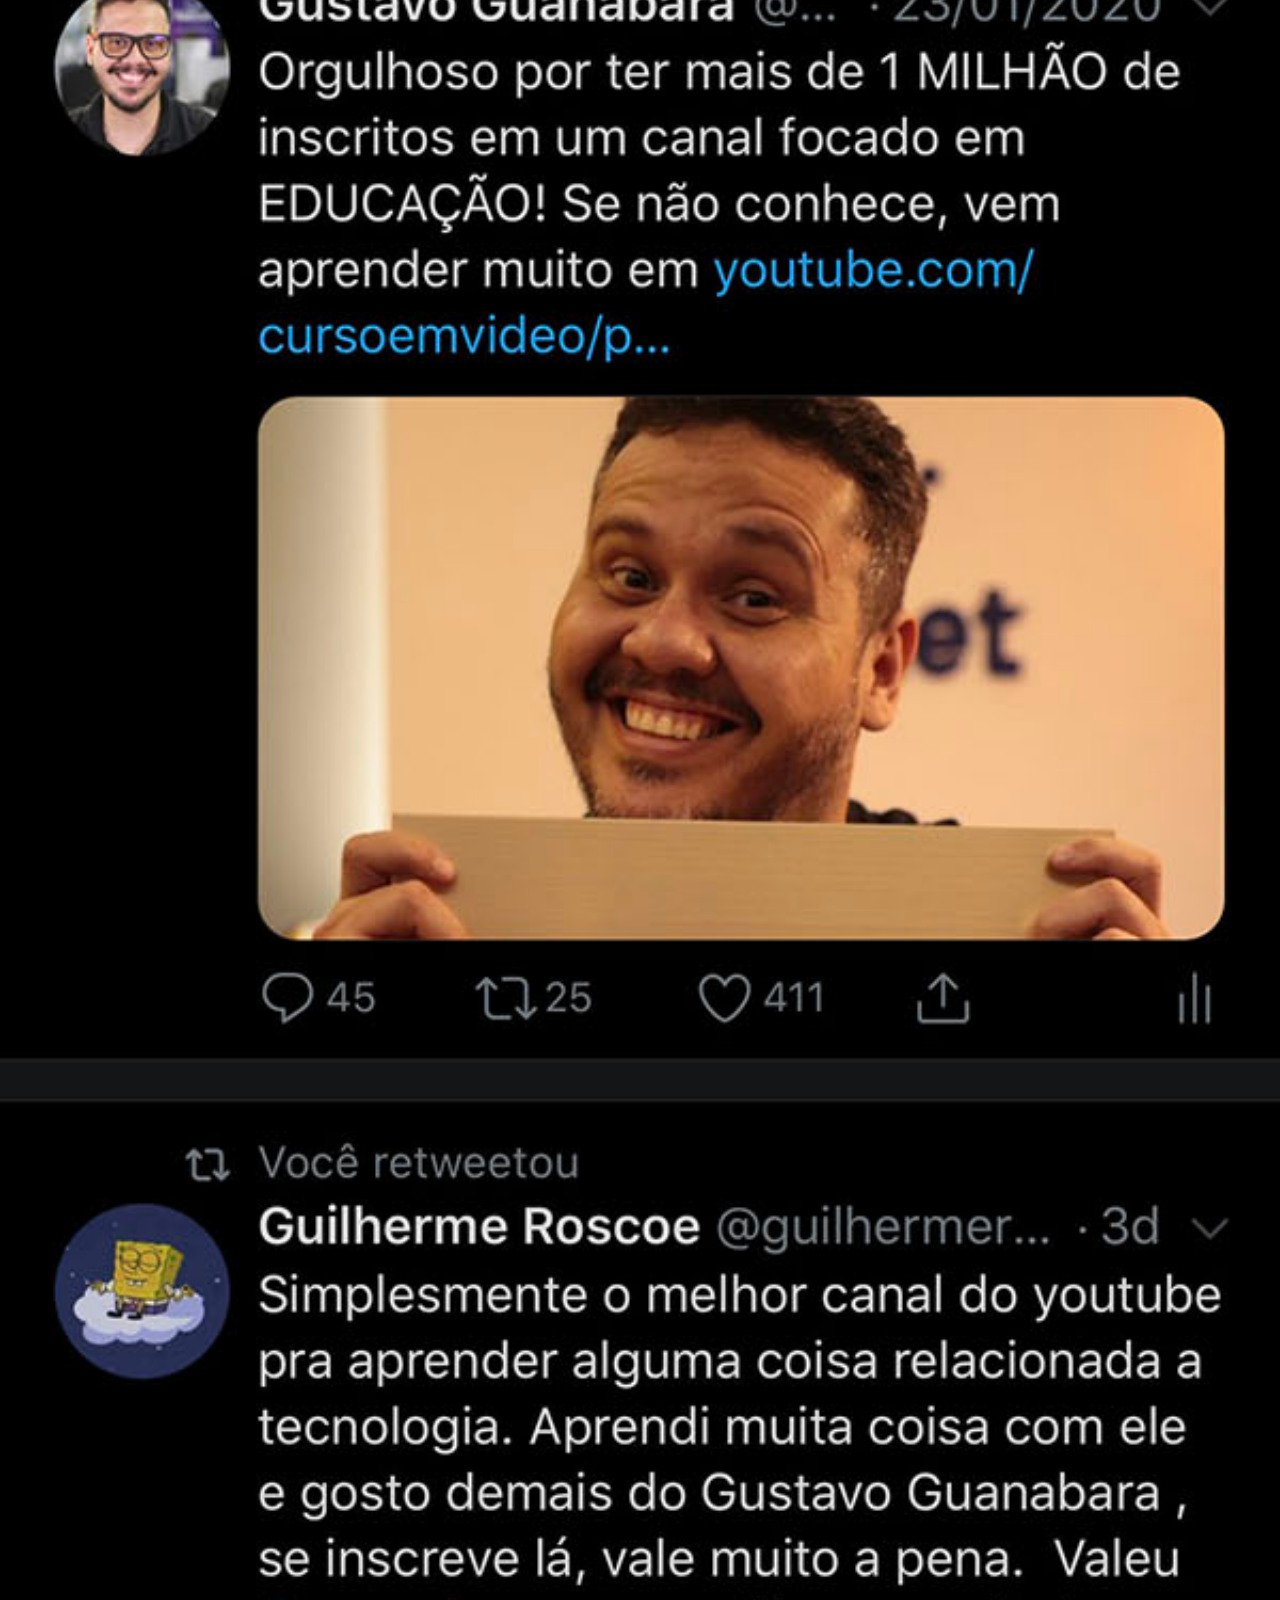
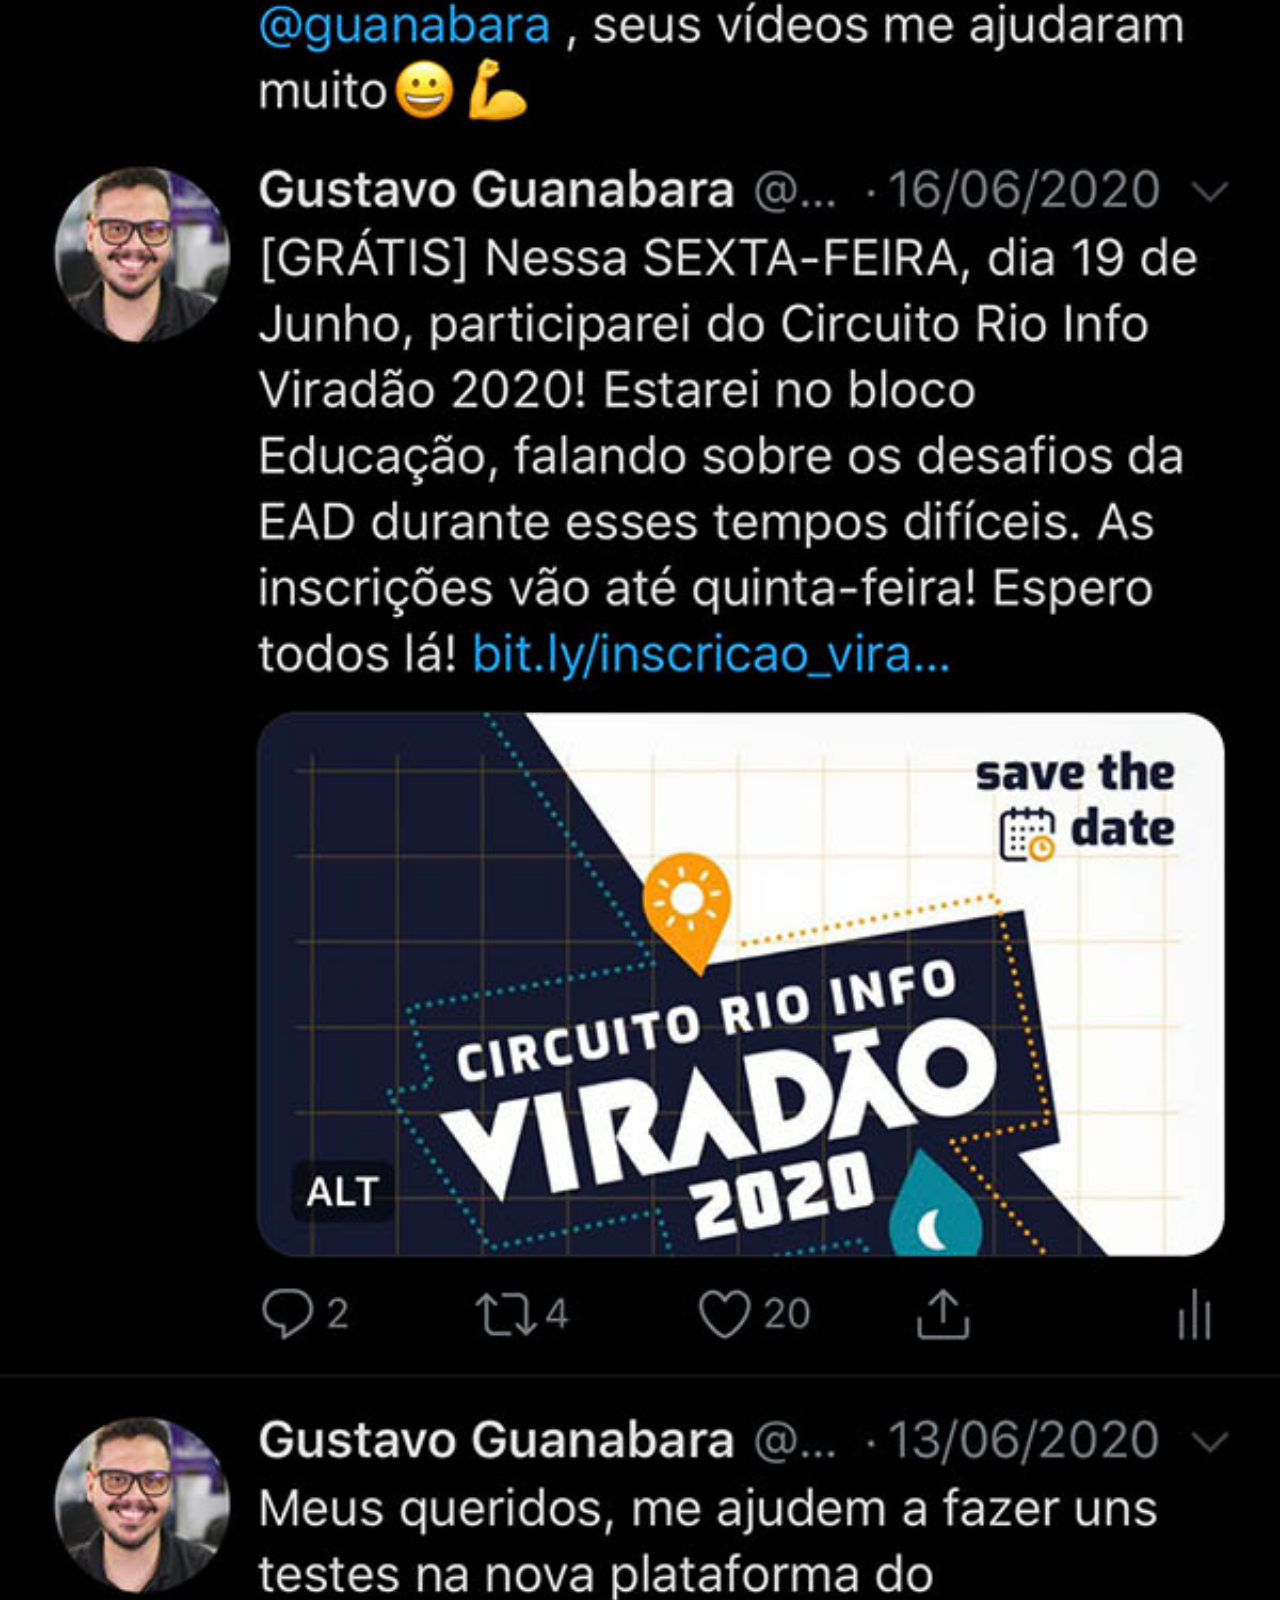
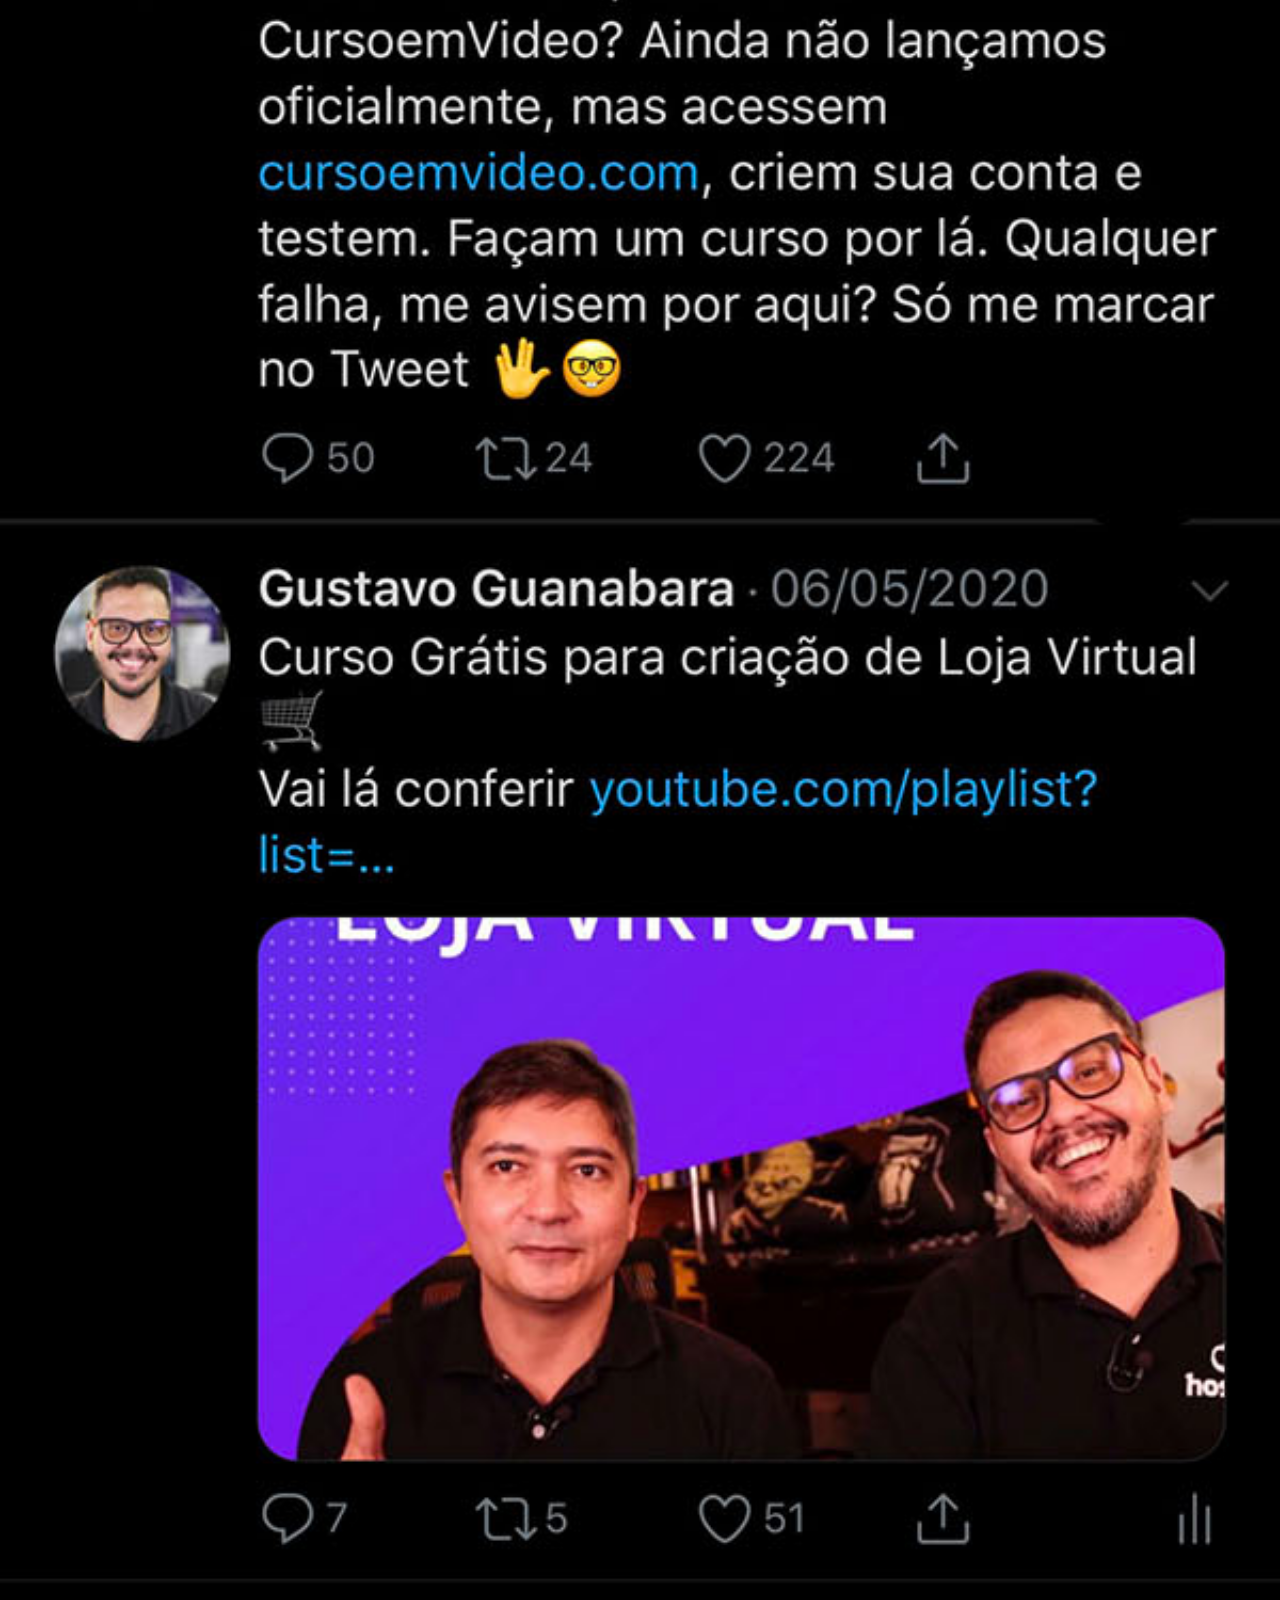
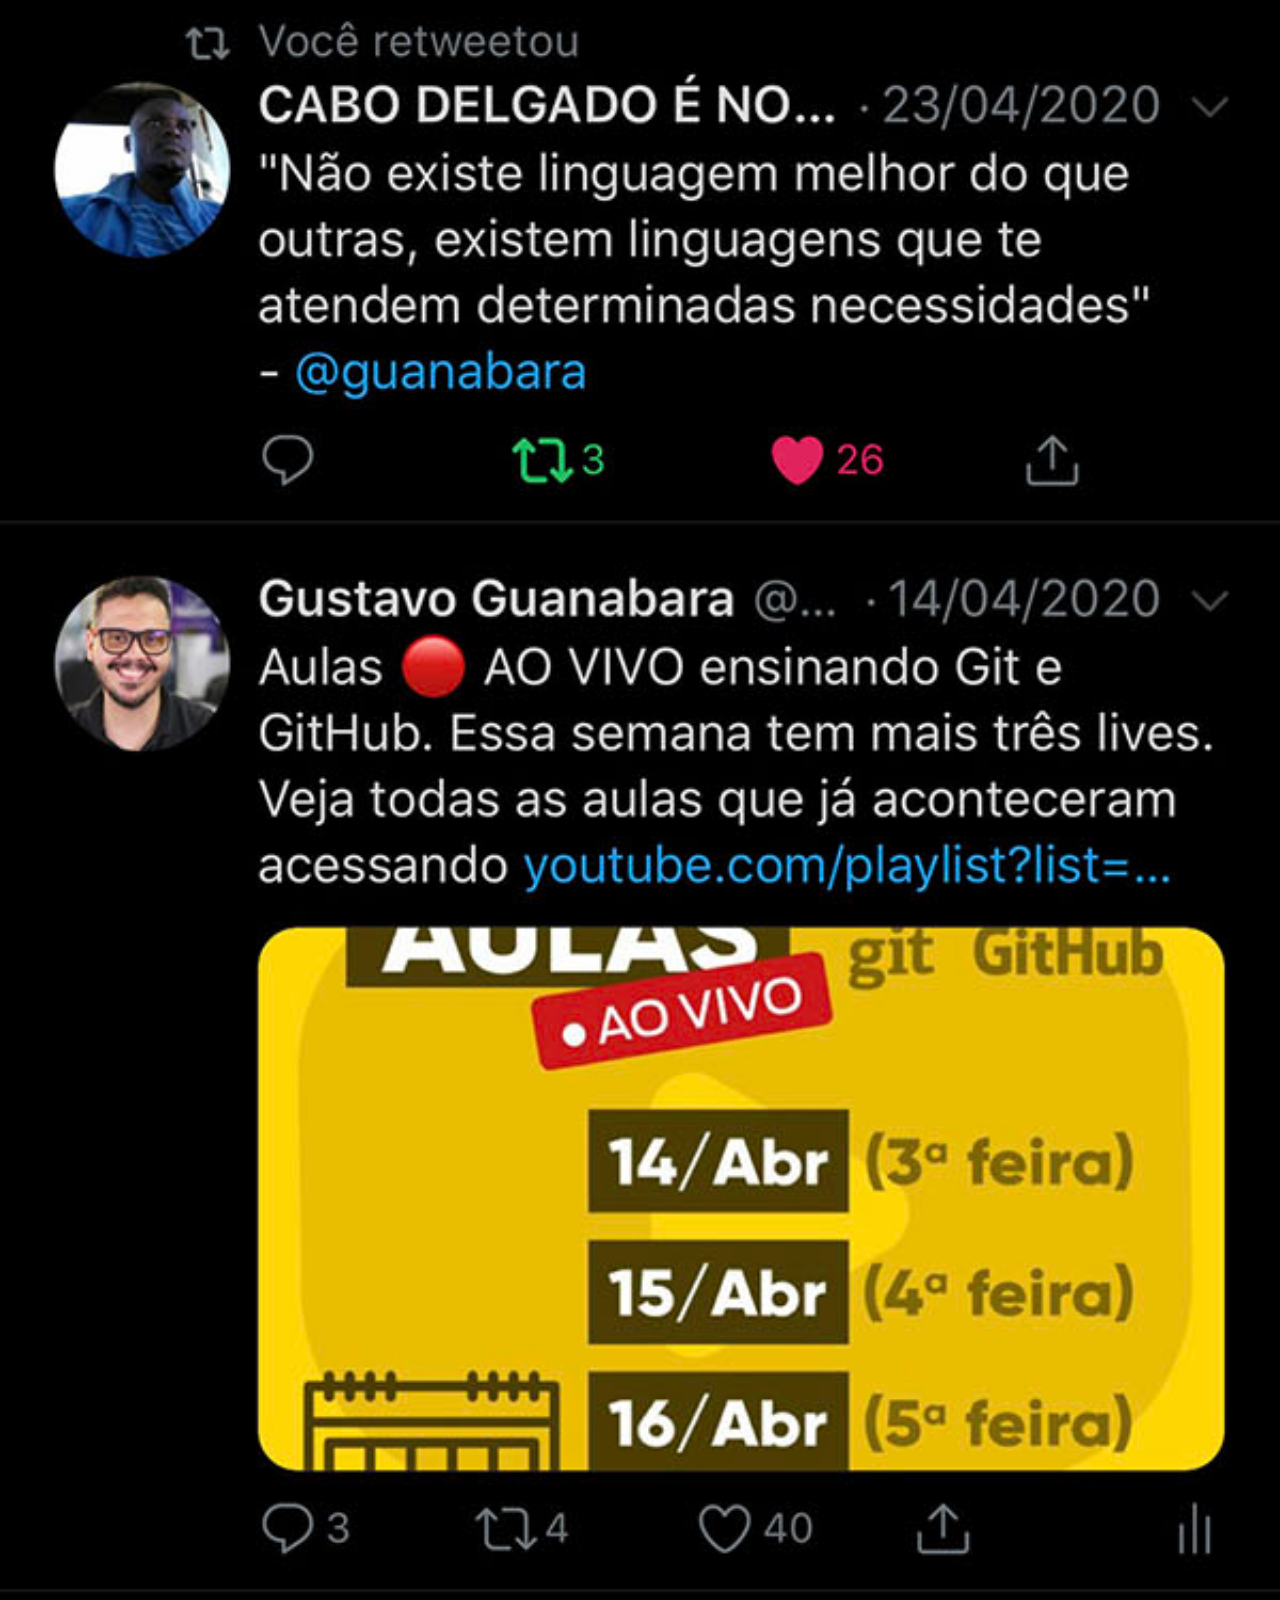
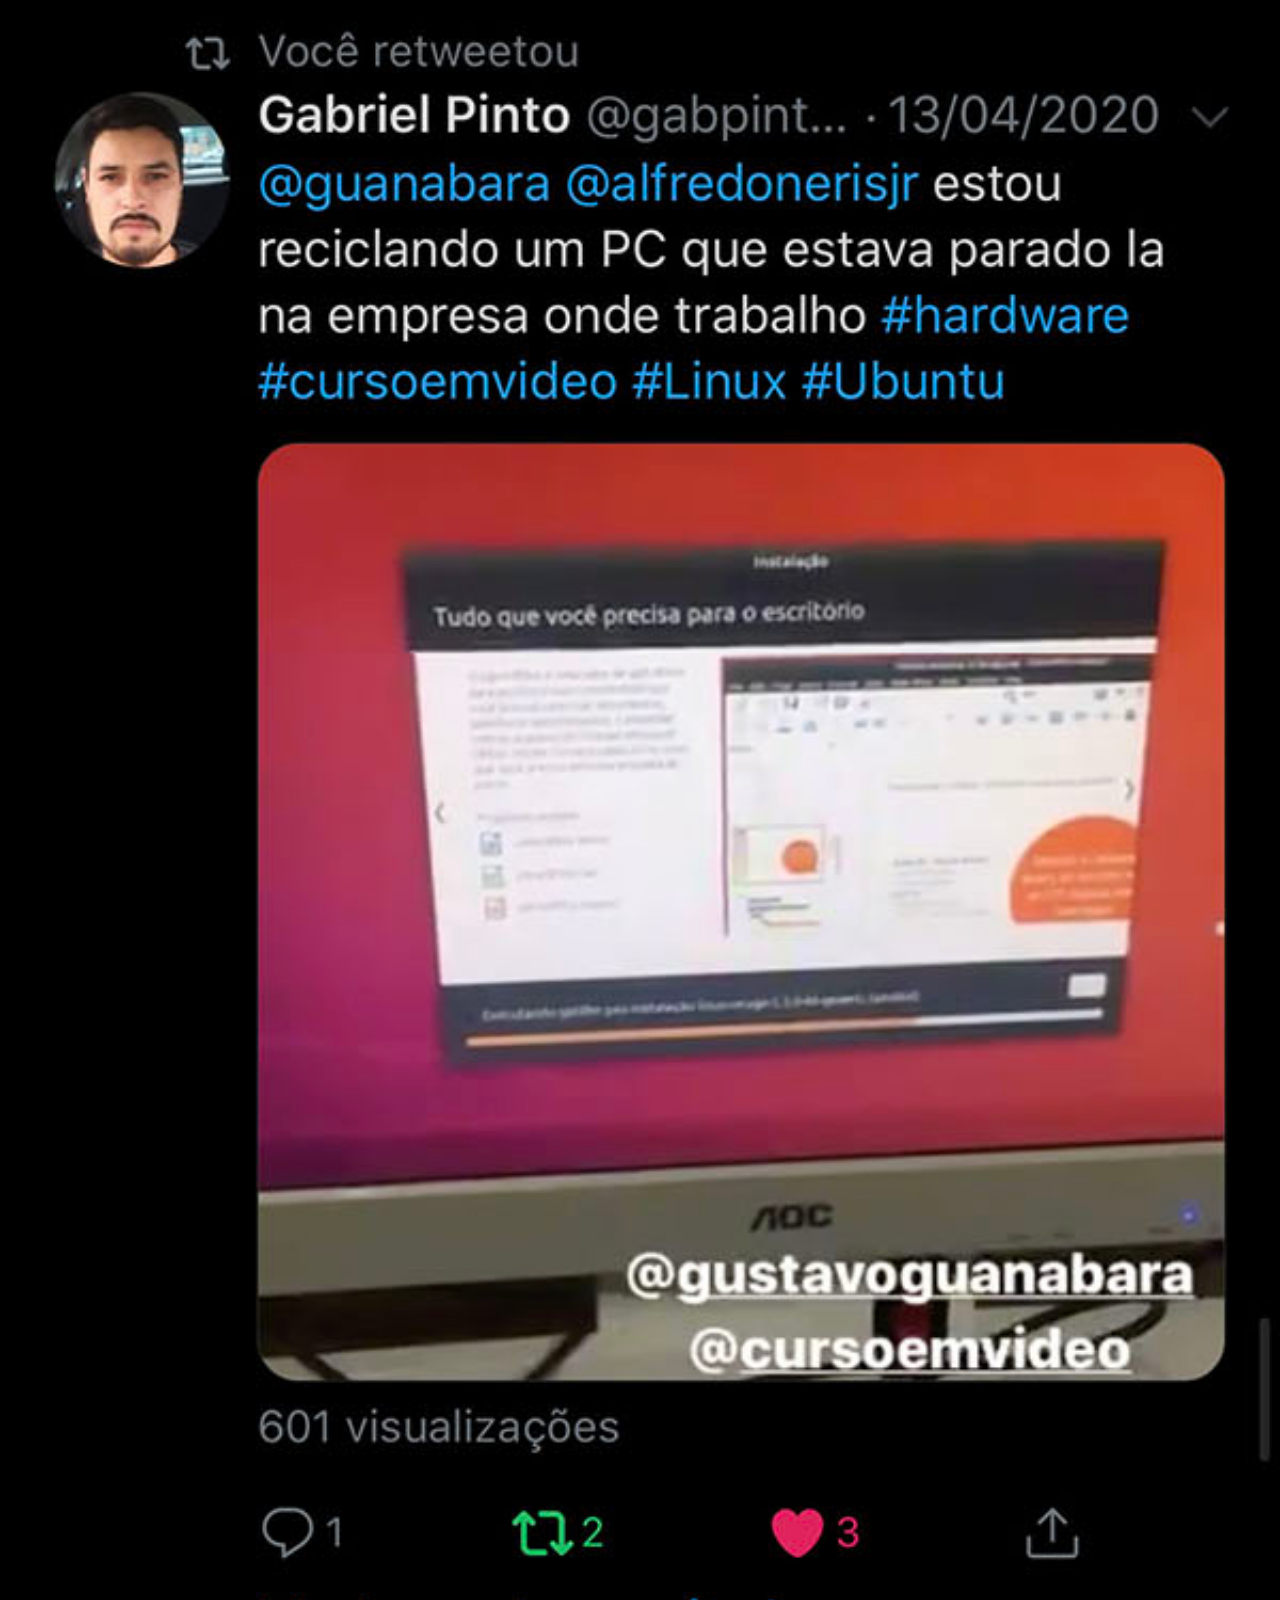
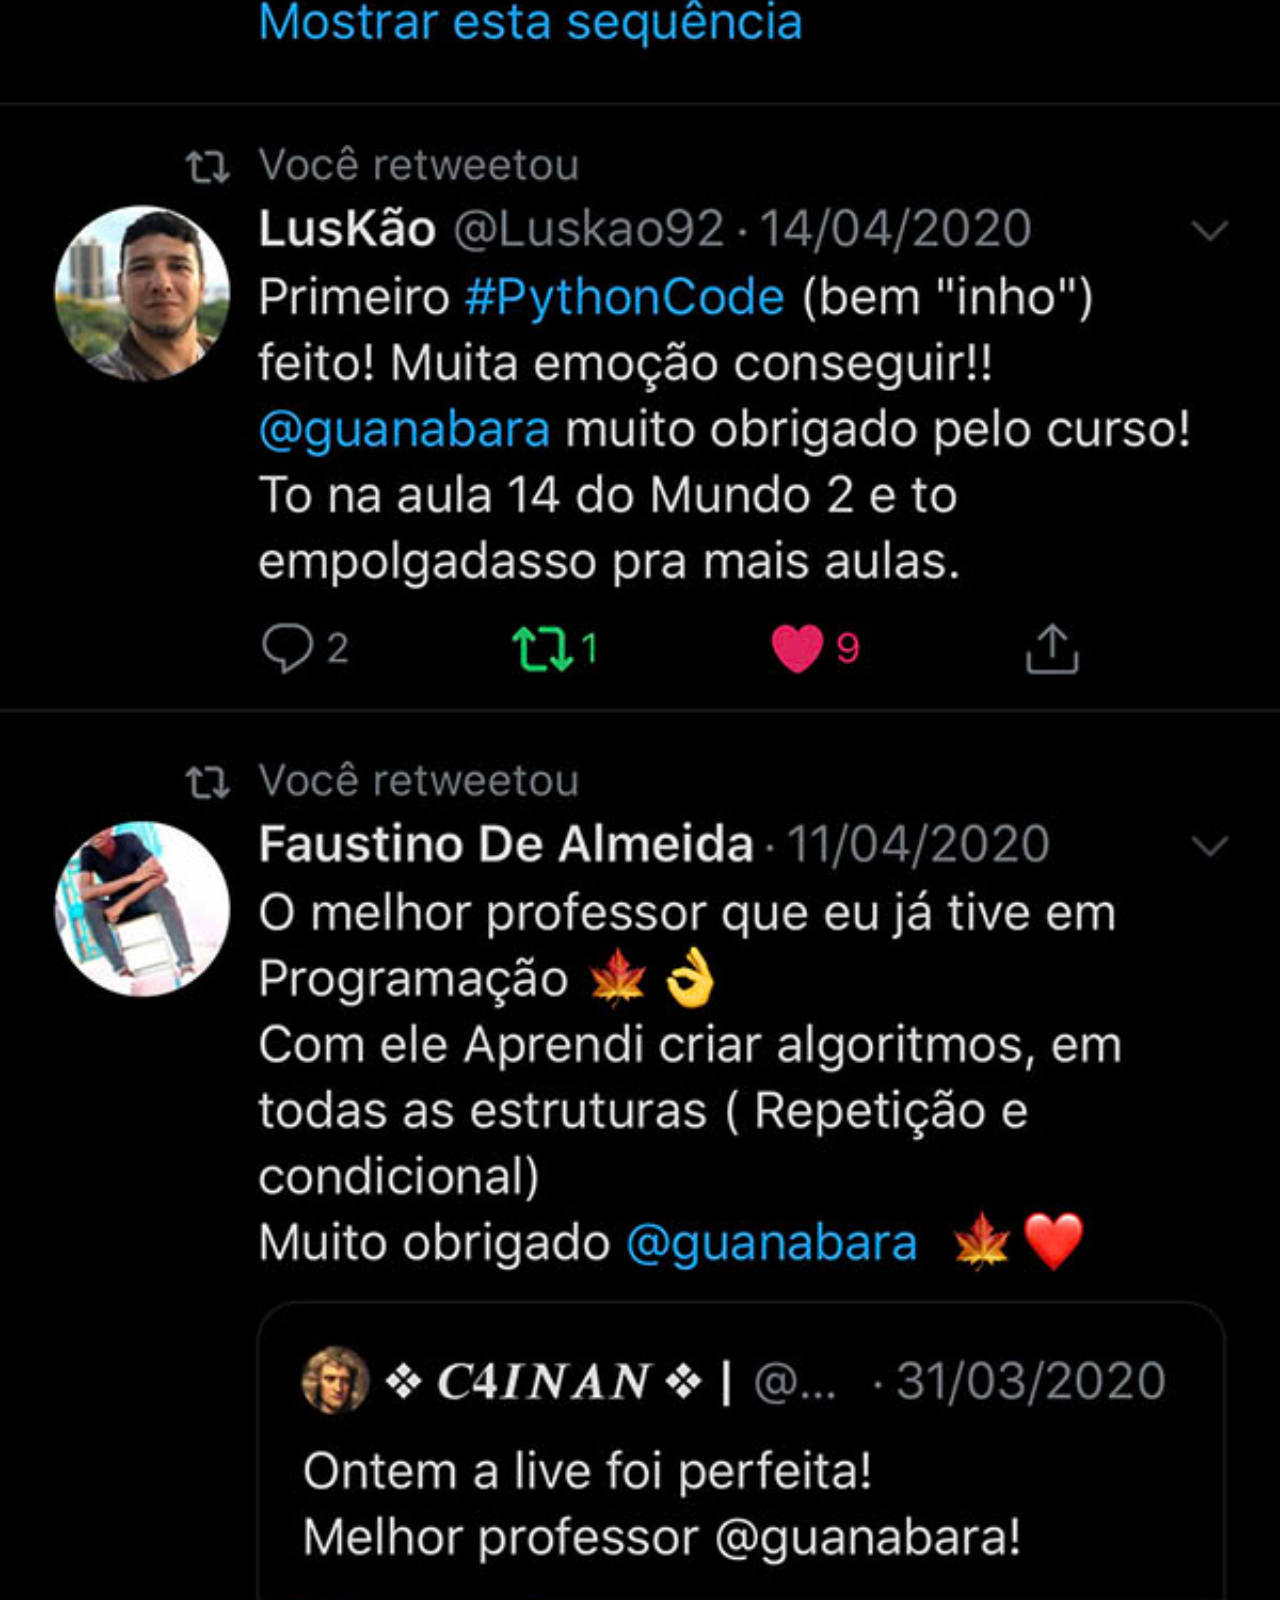
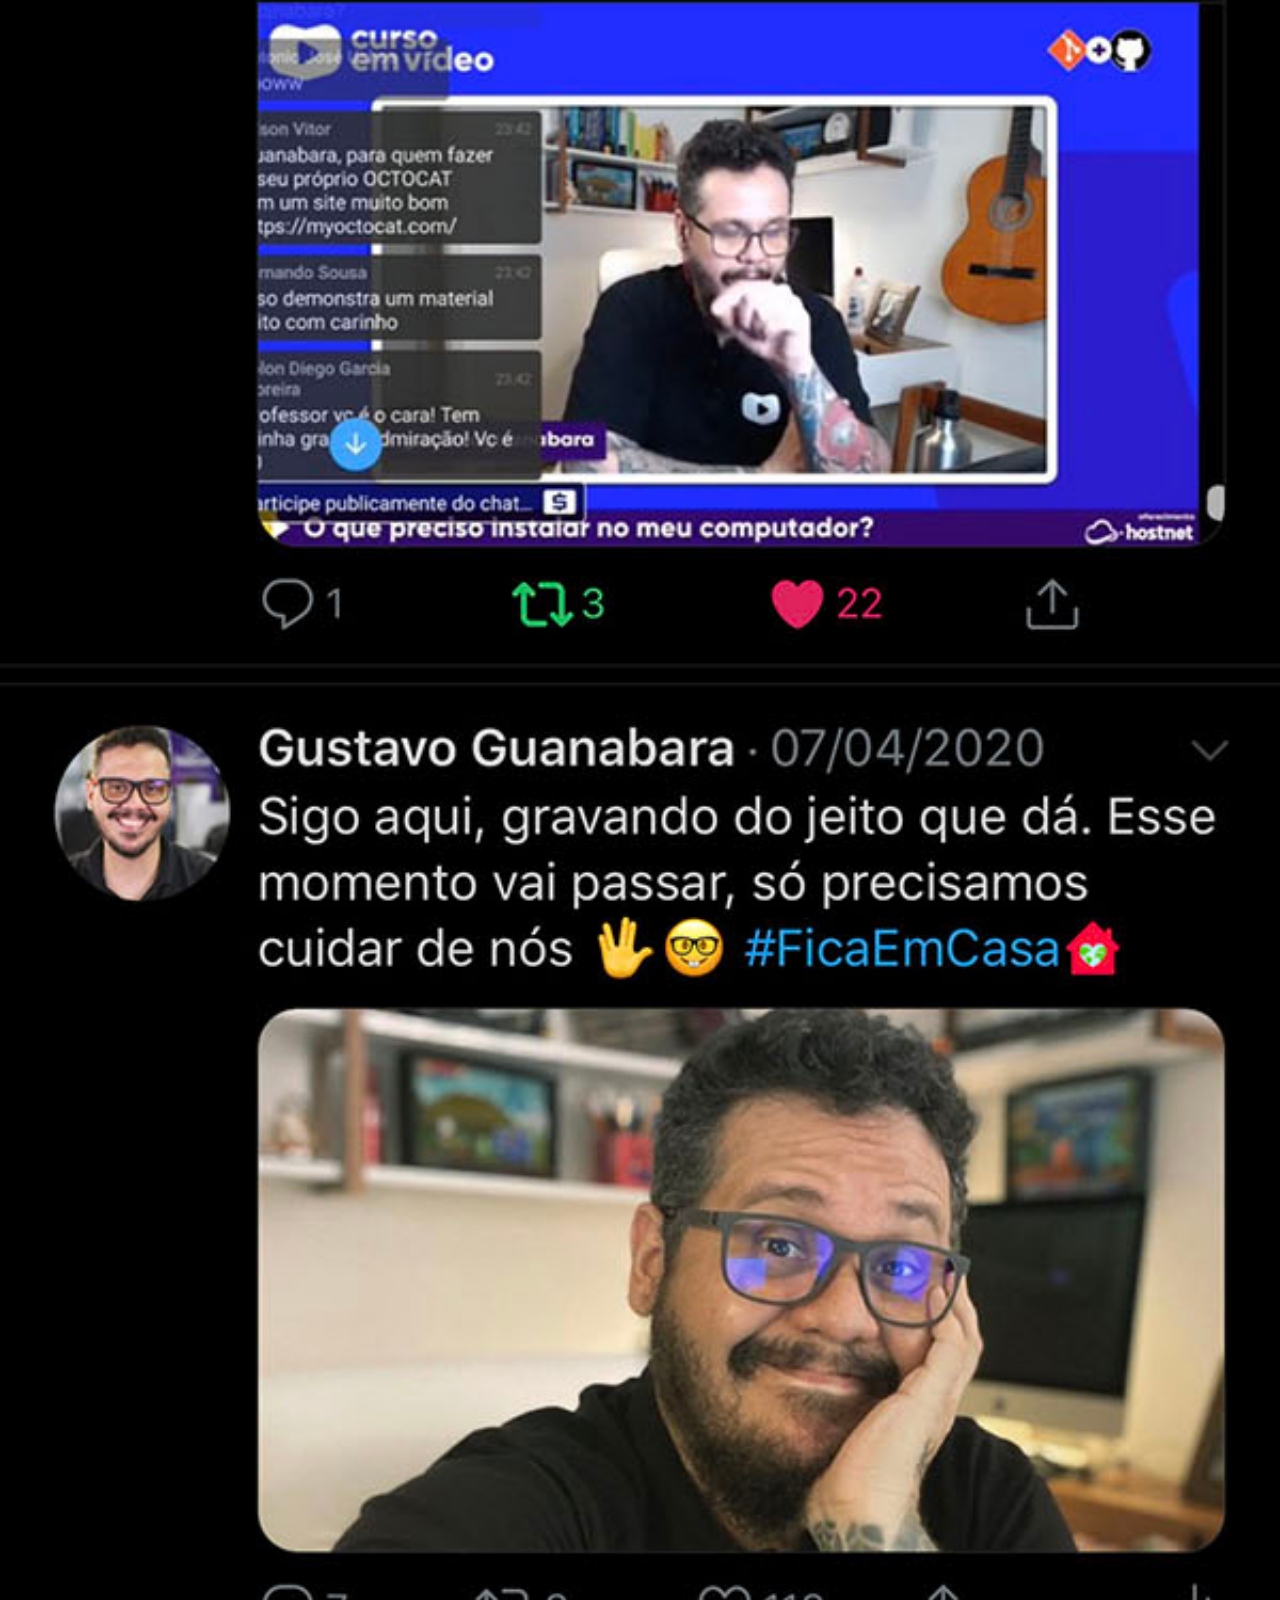
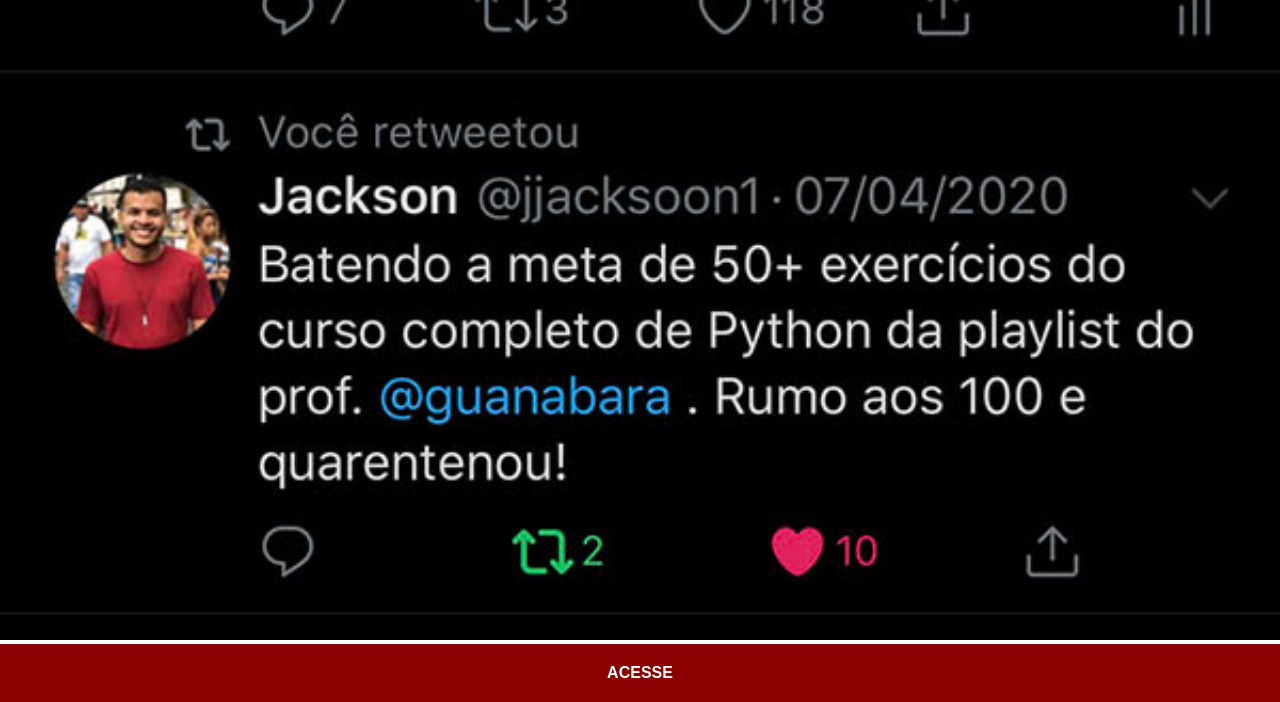
<file: twitter.html>
<!DOCTYPE html>
<html lang="pt-BR">
<head>
    <meta charset="UTF-8">
    <meta name="viewport" content="width=device-width, initial-scale=1.0">
    <title>Twitter</title>
    <link rel="stylesheet" href="estilos/social.css">
</head>
<body>
    <img src="imagens/tela-twitter.jpg" alt="Twitter">
    <a href="https://twitter.com/guanabara" target="_blank">ACESSE</a>
</body>
</html>
</file>
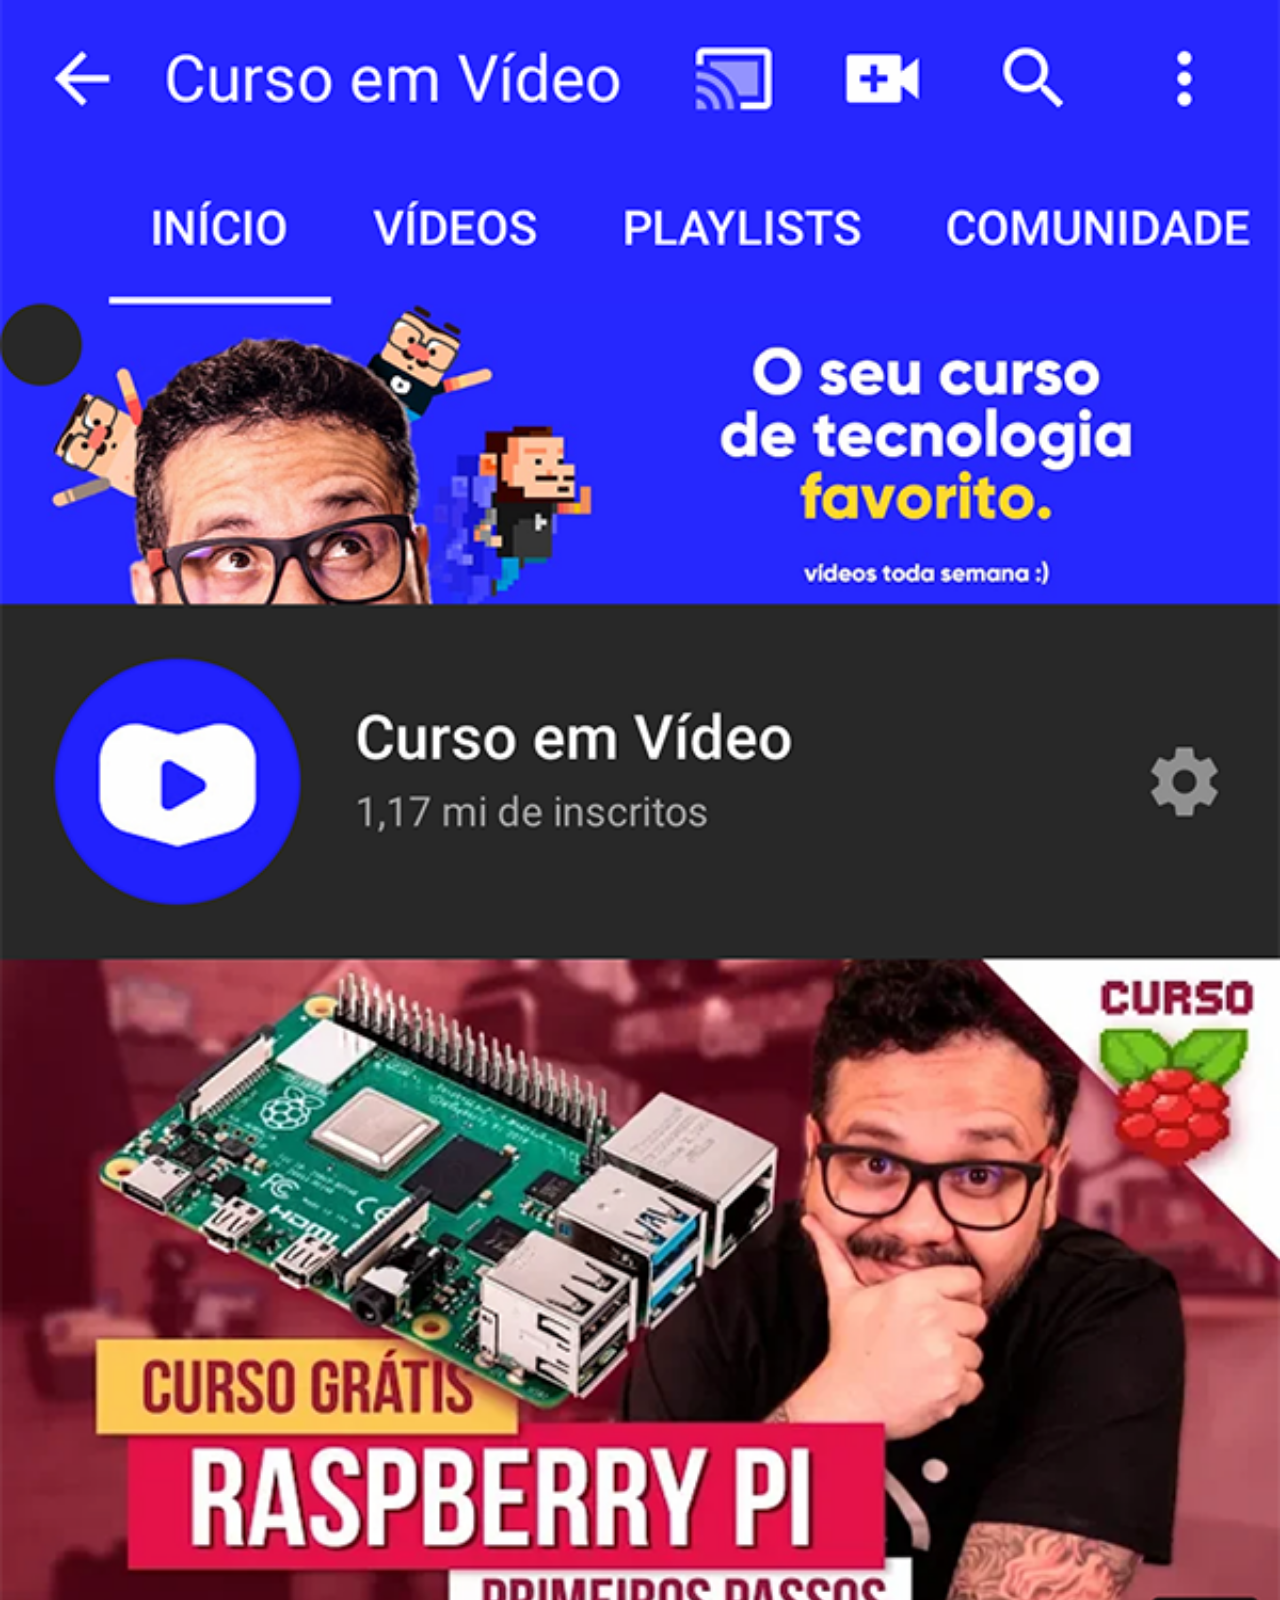
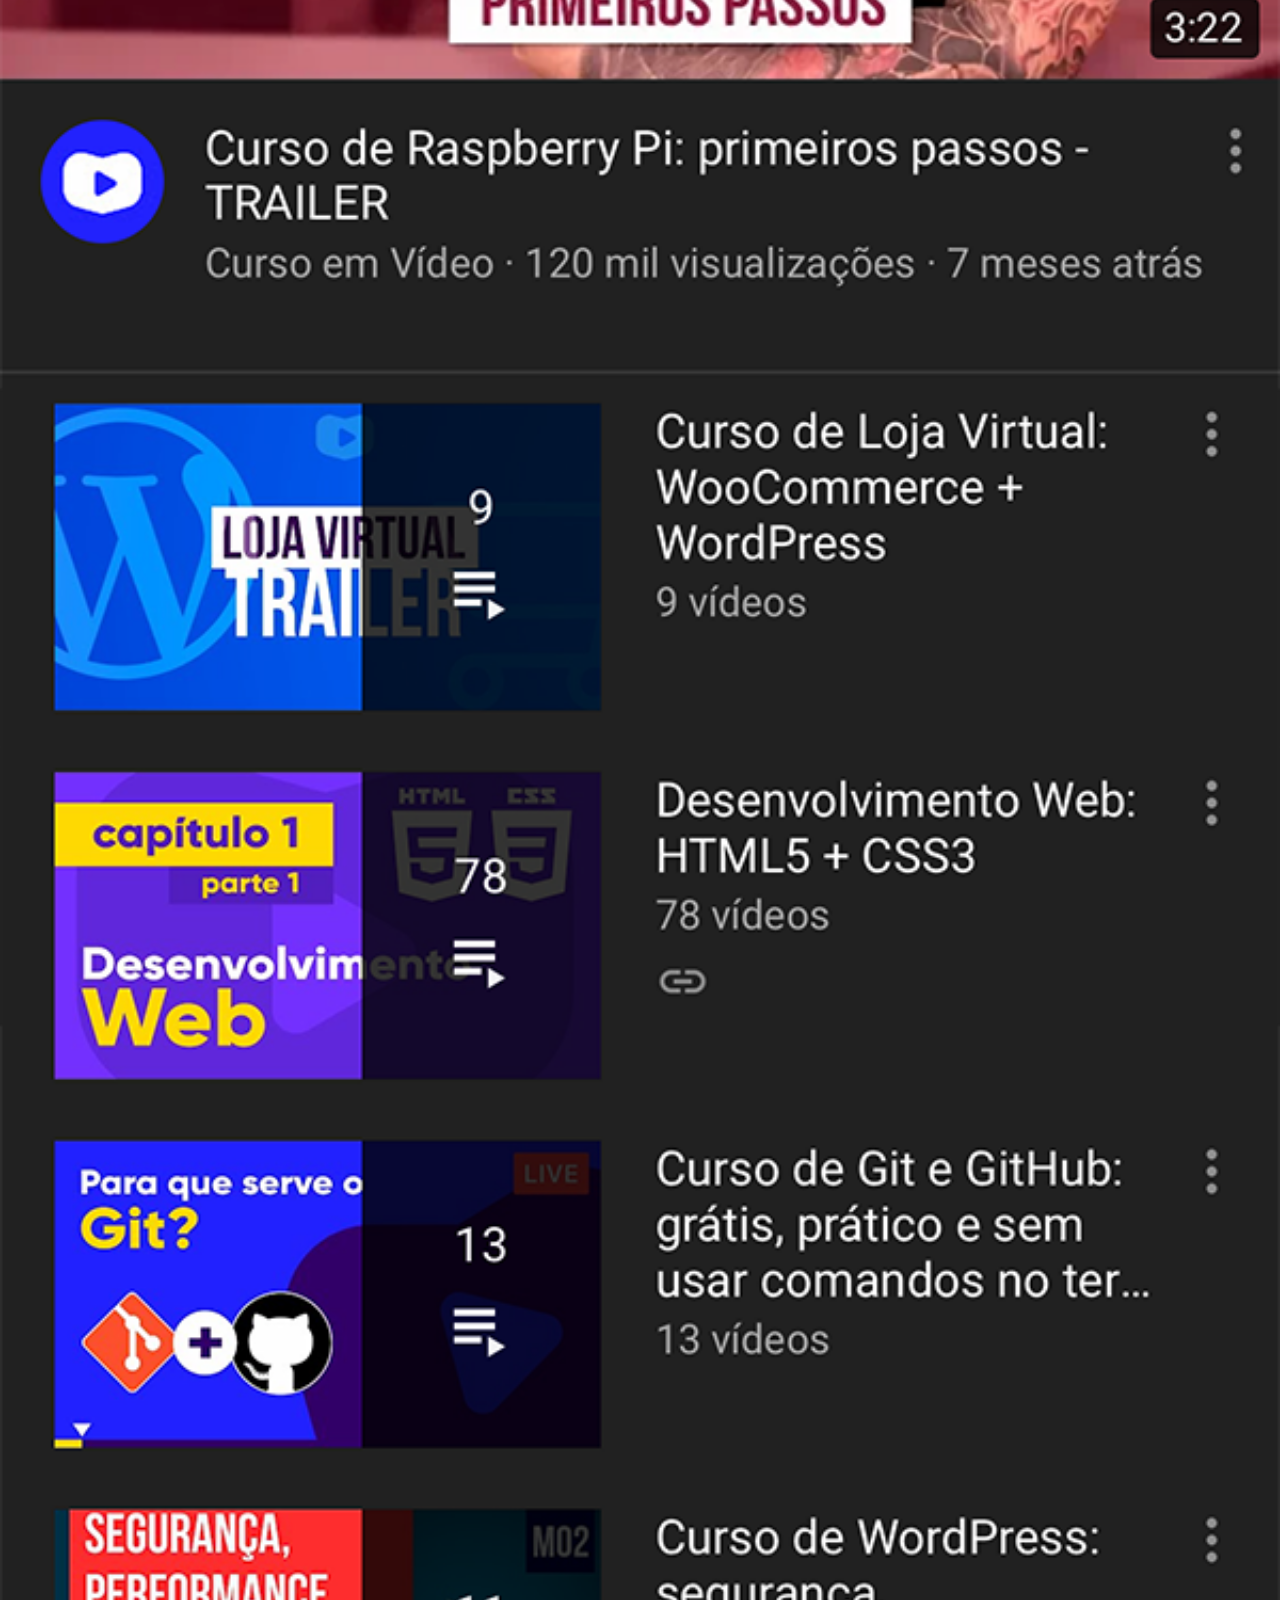
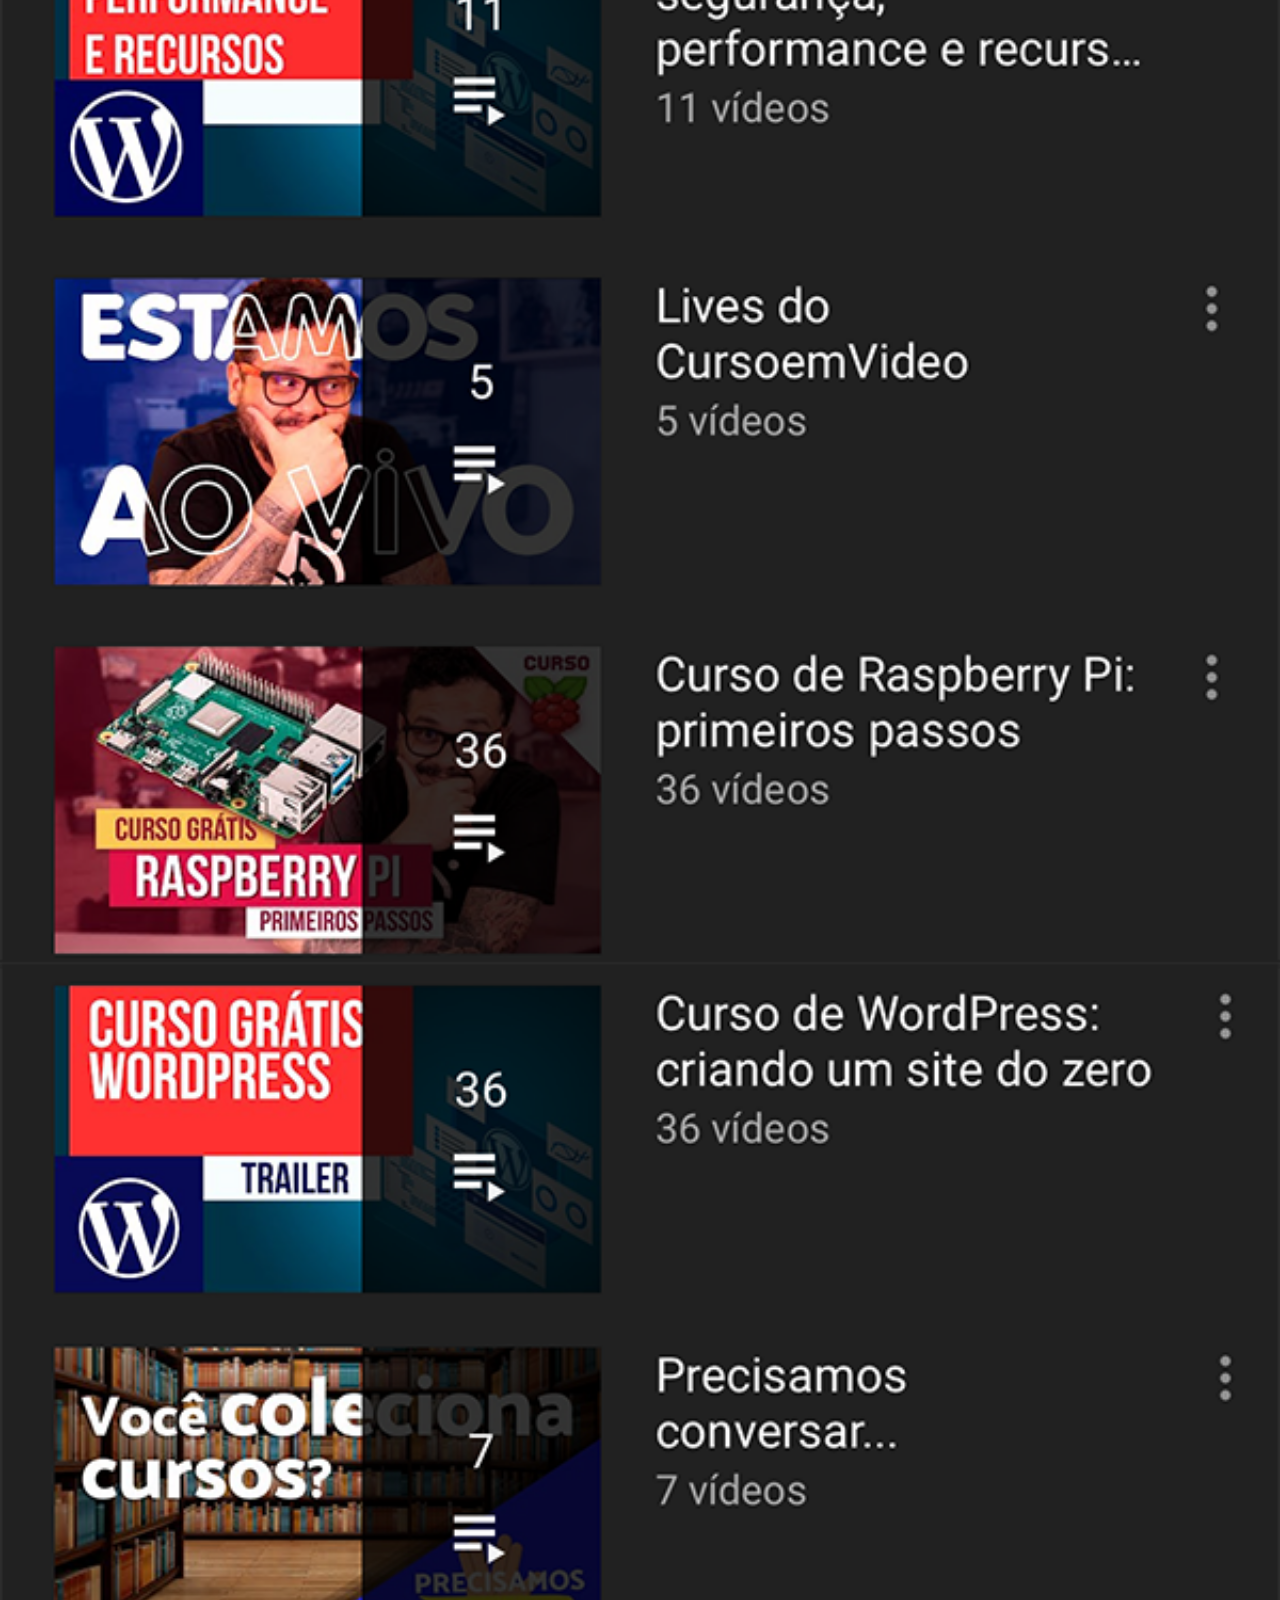
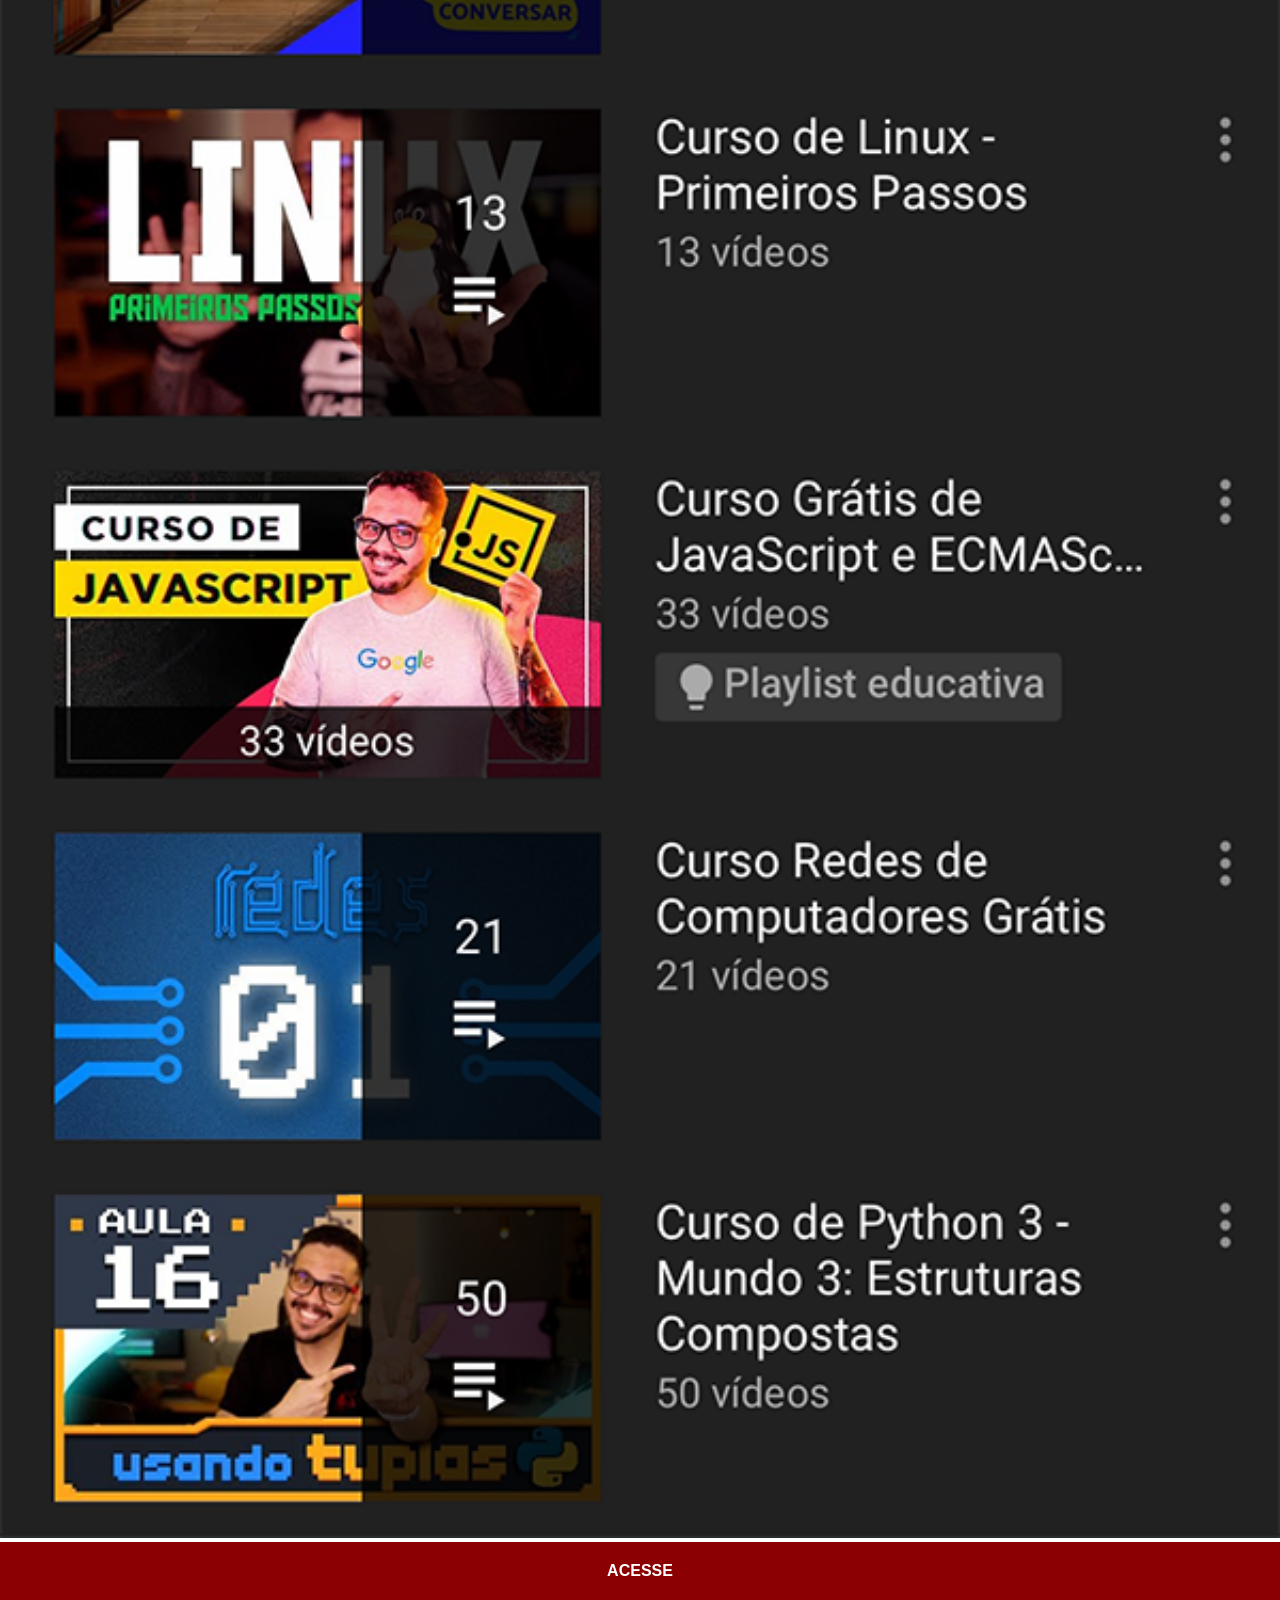
<file: youtube.html>
<!DOCTYPE html>
<html lang="pt-BR">
<head>
    <meta charset="UTF-8">
    <meta name="viewport" content="width=device-width, initial-scale=1.0">
    <title>Youtube</title>
    <link rel="stylesheet" href="estilos/social.css">
</head>
<body>
    <img src="imagens/tela-youtube.png" alt="Youtube">
    <a href="https://www.youtube.com/watch?v=ar5UB2MxraE&time_continue=268&source_ve_path=NzY3NTg&embeds_referring_euri=https%3A%2F%2Fwww.cursoemvideo.com%2F" target="_blank">ACESSE</a>
</body>
</html>
</file>
<file: estilos/style.css>
@charset "UTF-8";

* {
    margin: 0;
    padding: 0;
    font-family: Arial, Helvetica, sans-serif;
}

html, body {
    height: 100vh;
    width: 100vw;
    background-color: black;
}

body {
    background: url(../imagens/fundo-madeira.jpg) no-repeat top center ;
    background-size: cover;
    background-attachment: fixed;
}

main {
    position: relative;
    height: 100vh;
    
}

section#telefone {
    position: absolute;
    top: 50%;
    left: 50%; 
    transform: translate(-50%, -50%);

    height: 627px;
    width: 311px;
    background: url('../imagens/frame-iphone.png') no-repeat center ;

}  

iframe#tela {
    position: relative;
    top: 80px;
    left: 22px;
    width: 267px;
    height: 471px;
}

section#redes-sociais {
    text-align: right ;
}

section#redes-sociais img {
    width: 50px;
    margin: 10px;
    border-radius: 50%;
    box-shadow: 2px 2px 5px rgba(0, 0, 0, 0.403);
    box-sizing: border-box;
    
}

section#redes-sociais img:hover {
    border: 2px solid rgba(255, 255, 255, 0.61);
    transform: translate(-4px, -4px);
    box-shadow: 5 px 5px 10px rgba(0, 0, 0, 0.61);
    transition: transform 0.3s, border 0.2s;
}
</file>
<file: estilos/social.css>
@charset "UTF-8";

* {
      margin: 0;
     padding: 0;
     font-family: Arial, Helveticasans-serif;
}

::-webkit-scrollbar {
        width: 0px;
        height: 0px;
    }

img {
    width: 100vw;
}

a {
    display: block;
    background-color: darkred;
    color: white;
    padding: 20px;
    text-align: center;
    font-weight: bolder;
    text-decoration: none;
}

a:hover {
    background-color: red;
}
</file>
